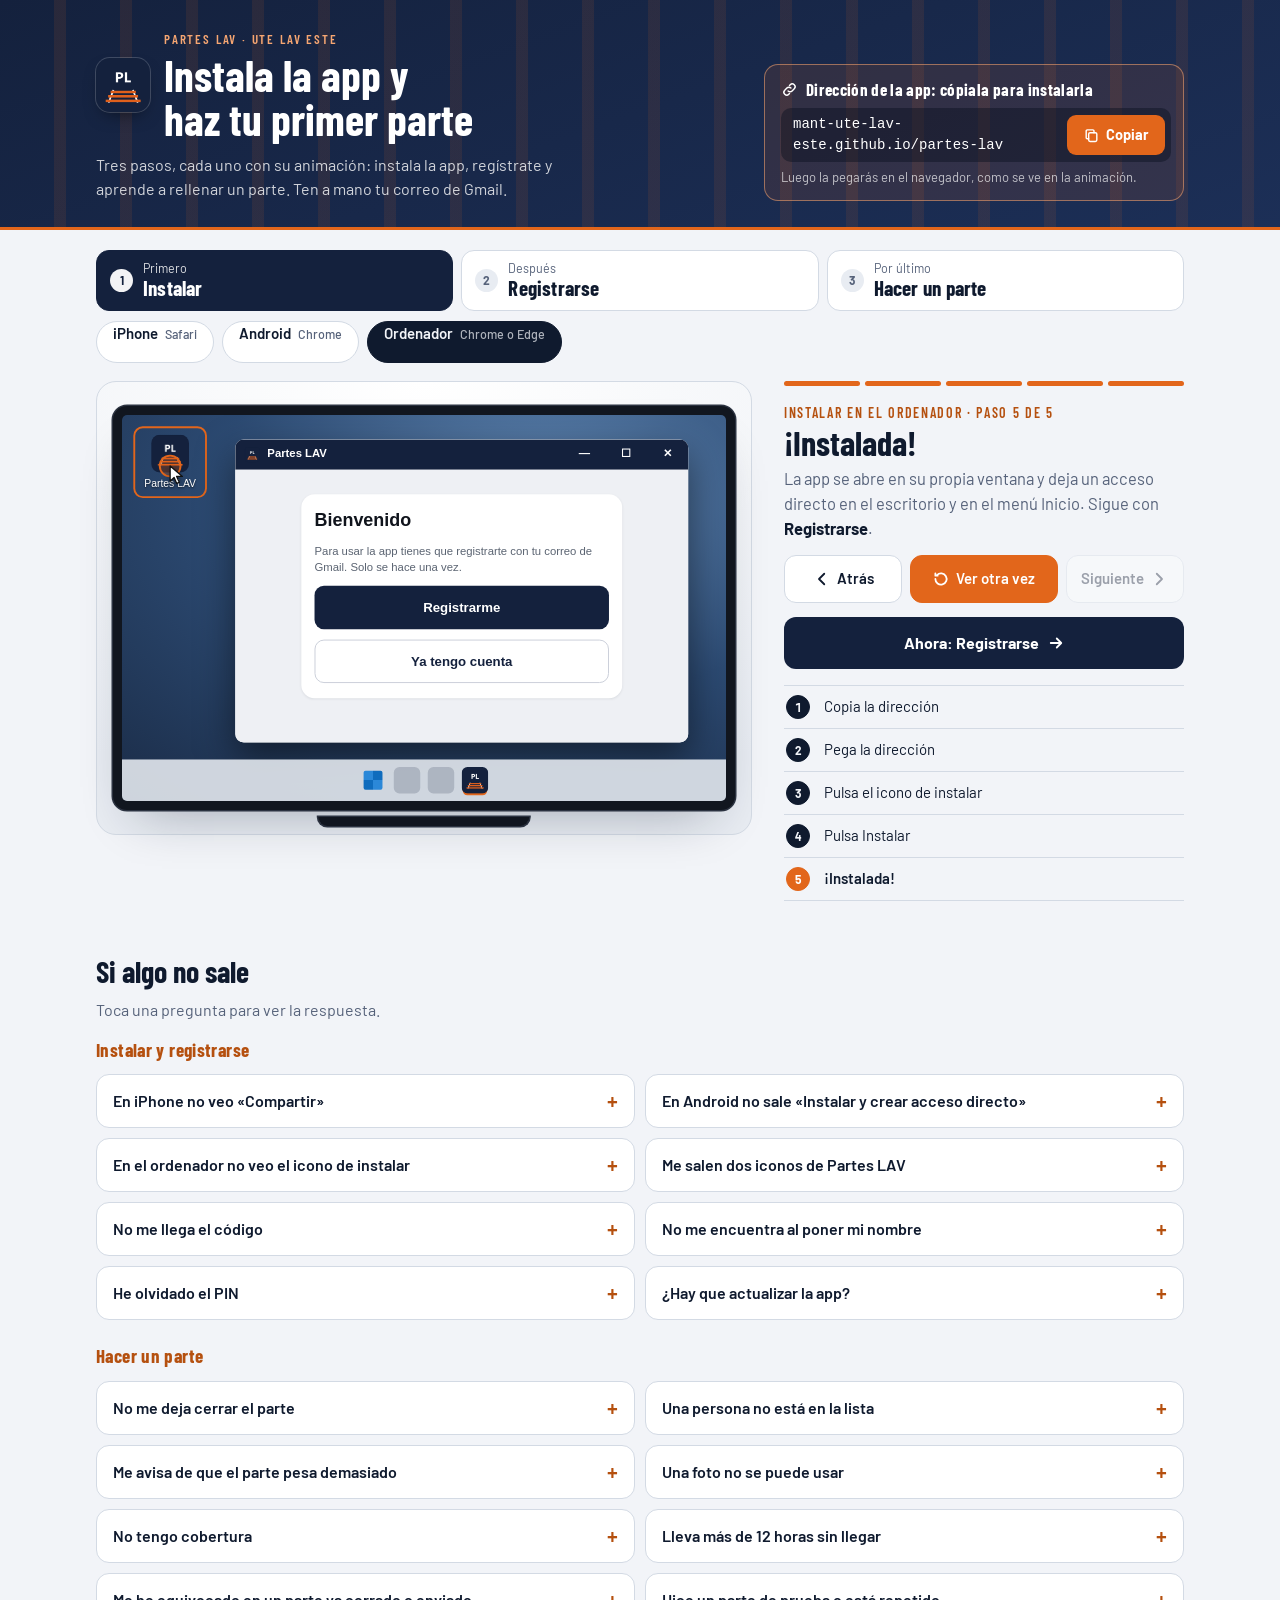
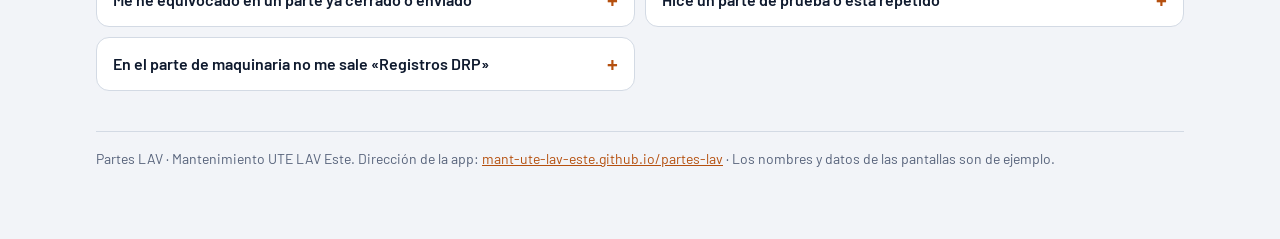
<file: guia/instalar.html>
<!doctype html>
<html lang="es">
<head>
<meta charset="utf-8">
<meta name="viewport" content="width=device-width, initial-scale=1, viewport-fit=cover">
<meta name="theme-color" content="#14213d">
<link rel="icon" href="../icons/icon-192.png">
<style>:root{color-scheme:light;padding-top:env(safe-area-inset-top,0px);padding-bottom:env(safe-area-inset-bottom,0px)}body{margin:0}img{max-width:100%}[hidden]{display:none!important}</style>
<title>Guía de Partes LAV</title>
<meta name="claude:viewport-fit-sides" content="cover">
<link rel="stylesheet" href="https://fonts.googleapis.com/css2?family=Barlow+Condensed:wght@600;700&family=Barlow:wght@400;500;600;700&display=swap">
<style>
/* Layout: banda azul marino con traviesas (como el icono), selector de dispositivo en cuadrícula y reproductor
   (aparato animado + explicación); en móvil el aparato y la explicación caben juntos en una pantalla */
:root{
  --bg:#F2F4F8; --surface:#FFFFFF; --sunken:#E8ECF2; --fg:#0F1A2E; --muted:#56627A; --line:#D3DAE4;
  --brand:#14213D; --accent:#E2661B; --accent-ink:#FFFFFF; --accent-text:#B5500F; --rail:#E2661B;
  --sel-bg:#14213D; --sel-fg:#FFFFFF; --shadow:rgba(15,26,46,.32);
  --frame:#11161F; --frame-edge:#2B3240;
  --f-display:"Barlow Condensed","Arial Narrow",sans-serif;
  --f-body:"Barlow",system-ui,-apple-system,"Segoe UI",sans-serif;
  --f-mono:ui-monospace,"Cascadia Mono",Consolas,monospace;
  --dur:5200ms;
}
@media (prefers-color-scheme: dark){:root:not([data-theme="light"]){
  --bg:#0A1020; --surface:#121A2E; --sunken:#0D1426; --fg:#E8ECF4; --muted:#9AA6BD; --line:#26324C;
  --accent:#FF8A3D; --accent-ink:#1B0B02; --accent-text:#FF9F5E; --rail:#E2661B;
  --sel-bg:#E8ECF4; --sel-fg:#0F1A2E; --shadow:rgba(0,0,0,.7); --frame:#05070B; --frame-edge:#3A4356; color-scheme:dark }}
:root[data-theme="dark"]{
  --bg:#0A1020; --surface:#121A2E; --sunken:#0D1426; --fg:#E8ECF4; --muted:#9AA6BD; --line:#26324C;
  --accent:#FF8A3D; --accent-ink:#1B0B02; --accent-text:#FF9F5E; --rail:#E2661B;
  --sel-bg:#E8ECF4; --sel-fg:#0F1A2E; --shadow:rgba(0,0,0,.7); --frame:#05070B; --frame-edge:#3A4356; color-scheme:dark }

*{box-sizing:border-box}
body{background:var(--bg);color:var(--fg);font-family:var(--f-body);font-size:16px;line-height:1.5;-webkit-text-size-adjust:100%}
.wrap{max-width:1120px;margin:0 auto;padding-left:max(16px,env(safe-area-inset-left,0px));padding-right:max(16px,env(safe-area-inset-right,0px))}
button{font:inherit;color:inherit;cursor:pointer}
:focus-visible{outline:2.5px solid var(--accent);outline-offset:2px}
code{font-family:var(--f-mono);font-size:.88em;overflow-wrap:anywhere}

/* ---------- Cabecera ---------- */
.hero{color:#fff;border-bottom:3px solid var(--rail);
  background:repeating-linear-gradient(90deg,transparent 0 54px,rgba(226,102,27,.10) 54px 66px),linear-gradient(160deg,#14213D 0%,#1C2F57 100%)}
.hero-in{display:grid;grid-template-columns:minmax(0,1fr) minmax(0,420px);gap:12px 40px;align-items:end;padding-block:30px 26px}
.brand{display:flex;align-items:center;gap:14px}
.brand .pl{flex:none;width:54px;height:54px;border-radius:14px;box-shadow:0 0 0 1px rgba(255,255,255,.18),0 8px 18px -8px rgba(0,0,0,.6)}
.eyebrow{margin:0 0 3px;font-family:var(--f-display);font-weight:600;font-size:13px;letter-spacing:.14em;text-transform:uppercase;color:#F6A672}
h1{margin:0;font-family:var(--f-display);font-weight:700;font-size:clamp(28px,4.4vw,44px);line-height:1;text-wrap:balance}
.lede{grid-column:1;margin:0;max-width:56ch;color:rgba(255,255,255,.8);font-size:16px}
.urlbox{grid-column:2;grid-row:1/span 2;display:flex;flex-direction:column;gap:6px;padding:12px 12px 12px 16px;border:1px solid rgba(255,255,255,.18);border-radius:14px;background:rgba(255,255,255,.07);min-width:0}
.urlbox{border-color:rgba(246,166,114,.55);background:rgba(226,102,27,.12)}
.urlbox .lbl{display:flex;align-items:center;gap:8px;font-family:var(--f-display);font-size:17px;font-weight:700;letter-spacing:.02em;color:#fff}
.lbl-n{display:grid;place-items:center;flex:none;width:22px;height:22px;border-radius:50%;background:#E2661B;color:#fff;font-family:var(--f-body);font-size:12px}
.url-row{display:flex;align-items:center;gap:10px;min-width:0;padding:6px 6px 6px 12px;border-radius:10px;background:rgba(10,16,32,.45)}
.url-row code{flex:1;min-width:0;font-size:14px;color:#fff}
.copy{flex:none;display:flex;align-items:center;gap:6px;min-height:40px;padding:0 16px;border:0;border-radius:9px;background:#E2661B;color:#fff;font-weight:700;font-size:14.5px}
.copy svg{width:17px;height:17px}
.copy:hover{background:#C9560F}
.copy.ok{background:#1E8E3E}
.urlbox .hint{font-size:13px;color:rgba(255,255,255,.7)}
.paste{position:absolute;z-index:5;padding:9px 16px;border-radius:10px;background:#2C2C2E;color:#fff;font-size:14px;box-shadow:0 6px 16px rgba(0,0,0,.3);animation:pop .3s ease .5s backwards}
.paste::after{content:"";position:absolute;left:28px;width:12px;height:12px;background:inherit;transform:rotate(45deg)}
.saf-type{position:relative}
.saf-type .paste{left:14px;bottom:52px}
.saf-type .paste::after{bottom:-5px}
.cr-bar{position:relative}
.cr-bar .paste{left:52px;top:50px;background:#F1EAE6;color:#1E1A19}
.cr-bar .paste::after{top:-5px}
.pc-url .paste{left:10px;top:40px;padding:7px 14px;border-radius:8px;background:#fff;color:#1F1F1F;font-size:12.5px;box-shadow:0 4px 14px rgba(0,0,0,.25)}
.pc-url .paste::after{top:-5px;box-shadow:-1px -1px 0 rgba(0,0,0,.06)}
.paste small{font-size:.85em;opacity:.6}

/* Esta misma guía, dibujada dentro del aparato */
.gp{position:relative;height:100%;overflow:hidden;background:#F2F4F8;color:#0F1A2E}
.gp-hero{padding:16px 14px 14px;border-bottom:2.5px solid #E2661B;color:#fff;background:repeating-linear-gradient(90deg,transparent 0 30px,rgba(226,102,27,.12) 30px 37px),linear-gradient(160deg,#14213D,#1C2F57)}
.gp-brand{display:flex;align-items:center;gap:10px}
.gp-brand .pl{flex:none;width:36px;height:36px;border-radius:9px}
.gp-brand small{display:block;font-size:8px;font-weight:700;letter-spacing:.12em;color:#F6A672}
.gp-brand b{display:block;font-family:var(--f-display);font-size:19px;line-height:1.02}
.gp-box{margin-top:12px;padding:9px;border:1px solid rgba(246,166,114,.55);border-radius:10px;background:rgba(226,102,27,.14)}
.gp-l{display:flex;align-items:center;gap:6px;margin-bottom:7px;font-family:var(--f-display);font-size:14px;font-weight:700}
.gp-l em{display:grid;place-items:center;width:17px;height:17px;border-radius:50%;background:#E2661B;font-family:var(--f-body);font-size:9.5px;font-style:normal}
.gp-row{display:flex;align-items:center;gap:8px;padding:5px 5px 5px 9px;border-radius:8px;background:rgba(10,16,32,.45)}
.gp-row code{flex:1;min-width:0;font-family:ui-monospace,Consolas,monospace;font-size:10px;line-height:1.3;color:#fff;overflow-wrap:anywhere}
.gp-copy{flex:none;padding:8px 11px;border-radius:7px;background:#E2661B;color:#fff;font-size:11.5px;font-weight:700;transition:background .25s}
.gp-copy.ok{background:#1E8E3E}
.gp-tabs{display:grid;grid-template-columns:1fr 1fr;gap:6px;padding:12px}
.gp-tabs span{padding:7px 9px;border:1px solid #D3DAE4;border-radius:9px;background:#fff;font-size:9.5px;color:#56627A}
.gp-tabs b{display:block;font-family:var(--f-display);font-size:14px;color:#0F1A2E}
.gp-dev{height:200px;margin:0 12px;border:1px solid #D3DAE4;border-radius:12px;background:radial-gradient(120% 90% at 50% 0%,#fff,#E8ECF2)}
.pcw .gp-hero{display:grid;grid-template-columns:1fr 290px;gap:24px;align-items:center;padding:18px 34px}
.pcw .gp-box{margin:0}
.pcw .gp-tabs{grid-template-columns:repeat(4,1fr);padding:12px 34px}
.pcw .gp-dev{height:140px;margin:0 34px}
.ctoast{position:absolute;z-index:4;left:50%;bottom:44px;padding:9px 16px;border-radius:999px;background:#3A3431;color:#EDE6E2;font-size:12px;white-space:nowrap;transform:translateX(-50%);opacity:0;transition:opacity .3s}
.ctoast.show{opacity:1}

/* ---------- Pestañas ---------- */
main.wrap{padding-block:20px 56px}
.tabs{display:grid;grid-template-columns:repeat(4,minmax(0,1fr));gap:8px;margin-bottom:18px}
.tab{position:relative;display:flex;flex-direction:column;align-items:flex-start;padding:10px 12px 11px 46px;border:1.5px solid var(--line);border-radius:13px;background:var(--surface);text-align:left;transition:border-color .15s,background .15s}
.tab .n{position:absolute;left:13px;top:50%;display:grid;place-items:center;width:23px;height:23px;margin-top:-11.5px;border-radius:50%;background:var(--sunken);color:var(--muted);font-size:12px;font-weight:700}
.tab small{font-size:12.5px;line-height:1.2;color:var(--muted)}
.tab b{font-family:var(--f-display);font-size:21px;line-height:1.1;letter-spacing:.01em}
.tab:hover{border-color:var(--accent)}
.tab[aria-selected="true"]{border-color:var(--sel-bg);background:var(--sel-bg);color:var(--sel-fg)}
.tab[aria-selected="true"] small{color:inherit;opacity:.7}
.tab[aria-selected="true"] .n{background:var(--accent);color:#fff}

/* ---------- Reproductor ---------- */
.player{display:grid;grid-template-columns:minmax(0,1fr) minmax(0,400px);gap:32px;align-items:start;scroll-margin-top:10px}
.stage{display:flex;justify-content:center;align-items:center;padding:24px 16px;border:1px solid var(--line);border-radius:20px;background:radial-gradient(120% 90% at 50% 0%,var(--surface),var(--sunken))}
.device{position:relative;flex:none;background:var(--frame);box-shadow:0 0 0 1.5px var(--frame-edge),0 26px 50px -24px var(--shadow)}
.device.phone{height:clamp(420px,calc(100vh - 345px),620px);aspect-ratio:9/19.3;max-width:100%;padding:10px;border-radius:48px}
.device.pc{width:100%;max-width:680px;aspect-ratio:16/10.4;padding:9px;border-radius:14px}
.device.pc::after{content:"";position:absolute;left:50%;bottom:-16px;width:34%;height:9px;transform:translateX(-50%);border-radius:0 0 10px 10px;background:var(--frame);box-shadow:0 0 0 1.5px var(--frame-edge)}
.scr{position:relative;width:100%;height:100%;overflow:hidden;background:#000;color:#111;font-family:-apple-system,BlinkMacSystemFont,"Segoe UI",Roboto,sans-serif;line-height:1.3;-webkit-font-smoothing:antialiased}
.phone .scr{border-radius:38px}
.pc .scr{border-radius:5px}
#zoom{position:absolute;left:0;top:0;transform-origin:0 0}
#zoom[data-os="ios"]::after{content:"";position:absolute;z-index:40;top:11px;left:50%;width:92px;height:27px;margin-left:-46px;border-radius:999px;background:#000}
#zoom[data-os="and"]::after{content:"";position:absolute;z-index:40;top:11px;left:50%;width:12px;height:12px;margin-left:-6px;border-radius:50%;background:#000}
#screen{position:absolute;inset:0;font-size:12px}
#screen>*{position:absolute;inset:0;animation:fadein .35s ease}

.side{display:flex;flex-direction:column;gap:14px;min-width:0}
.prog{display:flex;gap:5px}
.prog span{flex:1;height:5px;overflow:hidden;border-radius:3px;background:var(--line)}
.prog span.done{background:var(--accent)}
.prog i{display:block;width:0;height:100%;background:var(--accent)}
.prog .on i{animation:fill var(--dur) linear forwards}
.paused .prog .on i{animation-play-state:paused}
.count{font-family:var(--f-display);font-weight:600;font-size:14px;letter-spacing:.12em;text-transform:uppercase;color:var(--accent-text)}
.now h2{margin:2px 0 6px;font-family:var(--f-display);font-weight:700;font-size:34px;line-height:1.02;text-wrap:balance}
.now p{min-height:4.6em;margin:0;color:var(--muted);font-size:16.5px}
.now p b{color:var(--fg)}
.now code{padding:1px 5px;border-radius:5px;background:var(--sunken);color:var(--fg)}
.ctrl{display:grid;grid-template-columns:1fr 1.25fr 1fr;gap:8px}
.cbtn{display:flex;align-items:center;justify-content:center;gap:6px;min-height:48px;padding:0 10px;border:1.5px solid var(--line);border-radius:12px;background:var(--surface);font-weight:600;font-size:15px;white-space:nowrap}
.cbtn svg{flex:none;width:18px;height:18px}
.cbtn:hover:not(:disabled){border-color:var(--accent)}
.cbtn.primary{border-color:var(--accent);background:var(--accent);color:var(--accent-ink)}
.cbtn:disabled{opacity:.38;cursor:default}
.nextguide{display:flex;align-items:center;justify-content:center;gap:8px;min-height:52px;border:0;border-radius:12px;background:var(--sel-bg);color:var(--sel-fg);font-weight:700;font-size:16px;animation:fadein .4s ease}
.nextguide svg{width:18px;height:18px}
.steps{margin:2px 0 0;padding:0;list-style:none;border-top:1px solid var(--line)}
.steps button{display:grid;grid-template-columns:26px minmax(0,1fr);align-items:center;gap:12px;width:100%;padding:9px 2px;border:0;border-bottom:1px solid var(--line);background:none;color:var(--muted);text-align:left;font-size:15px}
.steps button:hover{color:var(--fg)}
.steps .n{display:grid;place-items:center;width:24px;height:24px;border:1.5px solid var(--line);border-radius:50%;font-size:12px;font-weight:700;font-variant-numeric:tabular-nums}
.steps .done button{color:var(--fg)}
.steps .done .n{border-color:var(--fg);background:var(--fg);color:var(--bg)}
.steps .on button{color:var(--fg);font-weight:600}
.steps .on .n{border-color:var(--accent);background:var(--accent);color:var(--accent-ink)}

/* ---------- Ayuda ---------- */
.help{margin-top:48px}
.help h2{margin:0 0 4px;font-family:var(--f-display);font-weight:700;font-size:30px}
.help>p{margin:0 0 14px;color:var(--muted)}
.faq{display:grid;grid-template-columns:repeat(2,minmax(0,1fr));gap:10px;align-items:start}
.faq details{border:1px solid var(--line);border-radius:13px;background:var(--surface)}
.faq summary{display:flex;justify-content:space-between;gap:12px;padding:14px 16px;font-weight:600;cursor:pointer;list-style:none}
.faq summary::-webkit-details-marker{display:none}
.faq summary::after{content:"+";flex:none;font-size:22px;font-weight:600;line-height:1;color:var(--accent-text)}
.faq details[open] summary::after{content:"–"}
.faq p{margin:0;padding:0 16px 15px;color:var(--muted);font-size:15.5px}
.foot{margin-top:40px;padding-top:16px;border-top:1px solid var(--line);color:var(--muted);font-size:14px}
.foot a{color:var(--accent-text)}

@media (max-width:860px){
  .hero-in{grid-template-columns:minmax(0,1fr);gap:12px;padding-block:18px 16px}
  .brand{gap:12px}
  .brand .pl{width:44px;height:44px;border-radius:11px}
  .eyebrow{font-size:12px}
  .lede{font-size:15px}
  .urlbox{grid-column:1;grid-row:auto;gap:8px;padding:12px;border-radius:14px}
  .urlbox .lbl{font-size:16px}
  .url-row code{font-size:13px}
  .urlbox .hint{font-size:12.5px}
  main.wrap{padding-block:14px 48px}
  .tabs{grid-template-columns:repeat(2,minmax(0,1fr));margin-bottom:14px}
  .tab{padding:8px 10px 9px 42px}
  .tab .n{left:11px}
  .tab b{font-size:19px}
  .player{grid-template-columns:minmax(0,1fr);gap:14px}
  .stage{padding:16px 10px;border-radius:18px}
  .device.phone{height:clamp(360px,54vh,560px);padding:8px;border-radius:40px}
  .phone .scr{border-radius:32px}
  .now h2{font-size:27px}
  .now p{min-height:4.5em;font-size:15.5px}
  .steps{display:none}
  .ctrl{grid-template-columns:auto minmax(0,1fr) auto}
  .cbtn{padding:0 13px;font-size:14.5px}
  .faq{grid-template-columns:minmax(0,1fr)}
}

@keyframes fadein{from{opacity:0}to{opacity:1}}
@keyframes up{from{transform:translateY(100%)}to{transform:none}}
@keyframes drop{from{transform:translateY(-6px);opacity:0}to{transform:none;opacity:1}}
@keyframes pop{from{transform:scale(.88);opacity:0}to{transform:none;opacity:1}}
@keyframes blink{50%{opacity:0}}
@keyframes fill{to{width:100%}}
@keyframes ring{0%,30%{transform:scale(.4);opacity:0}45%{opacity:.95}100%{transform:scale(1.6);opacity:0}}
@keyframes press{0%,28%,62%,100%{transform:translate(0,0) scale(1)}42%,50%{transform:translate(0,3px) scale(.94)}}

/* ---------- Dedo / puntero ---------- */
.tap{position:absolute;z-index:50;width:0;height:0;pointer-events:none;transition:left .55s cubic-bezier(.3,.7,.3,1),top .55s cubic-bezier(.3,.7,.3,1)}
.tap .ring{position:absolute;left:-17px;top:-17px;width:34px;height:34px;border-radius:50%;border:2.5px solid #E2661B;background:rgba(226,102,27,.28);animation:ring 1.7s ease-out infinite}
.tap .hand{position:absolute;left:-13.5px;top:-1px;width:36px;height:46px;transform-origin:13.5px 1px;filter:drop-shadow(0 3px 4px rgba(0,0,0,.35));animation:press 1.7s ease-in-out infinite}
.tap.cursor .ring{left:-12px;top:-12px;width:24px;height:24px}
.tap.cursor .hand{left:-3px;top:-2px;width:18px;height:22px;transform-origin:3px 2px}
.hit{outline:2.5px solid #E2661B;outline-offset:2px}

/* ---------- Pantallas simuladas (medidas de diseño: móvil 300 px, ordenador 640 px de ancho) ---------- */
.sb{position:relative;z-index:2;display:flex;justify-content:space-between;align-items:center;height:46px;padding:14px 24px 0 32px;font-size:14px;font-weight:600;color:#111}
.sb.light{color:#fff}
.sb.and{height:34px;padding:9px 18px 0 22px;font-size:12.5px;font-weight:500}
.sb.dk{background:#1E1A19;color:#EDE6E2}
.sb.navy{background:#14213D;color:#fff}
.sb-r{display:flex;align-items:center;gap:5px;font-size:11px;font-weight:700}
.sig{display:inline-flex;align-items:flex-end;gap:1.5px;height:10px}
.sig i{width:3px;border-radius:1px;background:currentColor}
.bat{position:relative;width:23px;height:11px;border:1.5px solid currentColor;border-radius:3.5px;opacity:.95}
.bat::after{content:"";position:absolute;inset:1.5px 5px 1.5px 1.5px;border-radius:1.5px;background:currentColor}
.hb{position:absolute;z-index:30;left:50%;bottom:7px;width:118px;height:4.5px;margin-left:-59px;border-radius:3px;background:rgba(0,0,0,.85)}
.hb.l{background:rgba(255,255,255,.9)}
.grow{flex:1}
.caret{display:inline-block;width:2px;height:15px;margin-left:1px;vertical-align:-3px;background:#0A7AFF;animation:blink 1s steps(1) infinite}
.caret.w{background:#EDE6E2}
.caret.g{background:#1A73E8}

.home{display:flex;flex-direction:column;color:#fff}
.ios-home{background:linear-gradient(165deg,#173254 0%,#2F5D8C 48%,#8FB5D6 100%)}
.and-home{background:linear-gradient(172deg,#2A2340 0%,#58466B 52%,#C99A7A 100%)}
.apps{display:grid;grid-template-columns:repeat(4,1fr);gap:18px 0;padding:22px 16px 0}
.ic{display:flex;flex-direction:column;align-items:center;gap:5px;border-radius:14px;font-size:10.5px}
.ic i{position:relative;display:grid;place-items:center;width:56px;height:56px;border-radius:14px;font-style:normal}
.ic i svg{width:32px;height:32px}
.ic span{white-space:nowrap;text-shadow:0 1px 2px rgba(0,0,0,.4)}
.and-home .ic i{border-radius:50%}
.and-home .ic i svg{width:28px;height:28px}
.ic.new i{animation:pop .7s cubic-bezier(.3,1.5,.5,1) .25s backwards}
.spot{display:flex;align-items:center;gap:5px;align-self:center;margin:auto 0 12px;padding:6px 13px;border-radius:999px;background:rgba(255,255,255,.24);font-size:11.5px;font-weight:600}
.spot svg{width:12px;height:12px}
.dock{display:grid;grid-template-columns:repeat(4,1fr);justify-items:center;margin:0 12px 22px;padding:12px 4px;border-radius:32px;background:rgba(255,255,255,.22)}
.and-home .dock{margin:0 8px 8px;padding:6px 0;background:transparent}
.clock{padding:16px 22px 6px;font-size:58px;font-weight:300;line-height:1;letter-spacing:-.02em}
.clock small{display:block;margin-top:8px;font-size:12.5px;font-weight:500;letter-spacing:0}
.gsearch{display:flex;align-items:center;gap:10px;margin:0 14px 26px;padding:12px 16px;border-radius:999px;background:rgba(255,255,255,.92);color:#444;font-size:13px}
.gsearch span{flex:1}
.gsearch svg{width:18px;height:18px}
.pl{display:block;font-style:normal;background:#14213D url("[data-uri]") center/cover no-repeat}
.safari{background:#fff!important}
.safari::before{content:"";position:absolute;inset:6px;border-radius:50%;background:radial-gradient(circle,#62C8FF 0%,#1A7CF5 100%)}
.safari::after{content:"";position:absolute;left:50%;top:50%;width:6px;height:34px;margin:-17px 0 0 -3px;border-radius:3px;background:linear-gradient(#FF3B30 50%,#fff 50%);transform:rotate(45deg)}
.chrome{background:#fff!important}
.chrome::before{content:"";position:absolute;inset:4px;border-radius:50%;background:conic-gradient(from -30deg,#EA4335 0 120deg,#FBBC04 0 240deg,#34A853 0)}
.chrome::after{content:"";position:absolute;left:50%;top:50%;width:21px;height:21px;margin:-10.5px 0 0 -10.5px;border-radius:50%;background:#4285F4;box-shadow:0 0 0 4px #fff}

/* Pantallas de la app */
.ap{display:flex;flex-direction:column;background:#EEF0F4;color:#10141C}
.ap-h{display:flex;align-items:center;gap:8px;min-height:50px;padding:0 14px;background:#14213D;color:#fff;font-weight:700;font-size:16px}
.ap-h .bk{margin-right:2px;font-size:24px;font-weight:400;line-height:1}
.ap-h .sub{display:block;font-size:11.5px;font-weight:500;opacity:.78}
.ap-h .mdots{margin-left:auto;font-size:20px}
.ap-c{flex:1;position:relative;display:flex;flex-direction:column;gap:12px;padding:14px 12px}
.card{display:flex;flex-direction:column;gap:11px;padding:16px 14px;border-radius:14px;background:#fff;box-shadow:0 1px 3px rgba(16,20,28,.09)}
.card h3{margin:0;font-size:19px;font-weight:700}
.card p{margin:0;font-size:12px;line-height:1.42;color:#5B6472}
.fld{display:flex;flex-direction:column;gap:4px;font-size:11.5px;color:#5B6472}
.fld b{display:flex;align-items:center;min-height:40px;padding:0 11px;border:1.5px solid #C9CED8;border-radius:9px;background:#fff;color:#10141C;font-size:14px;font-weight:400}
.fld.focus b{border-color:#1F5FD1;box-shadow:0 0 0 3px rgba(31,95,209,.18)}
.fld b.pin{justify-content:center;letter-spacing:.45em;font-size:16px}
.abtn{display:grid;place-items:center;min-height:46px;border-radius:10px;background:#14213D;color:#fff;font-weight:600;font-size:14px}
.abtn.sec{border:1.5px solid #C9CED8;background:#fff;color:#14213D}
.alnk{text-align:center;font-size:12px;color:#1F5FD1}
.aviso{padding:11px 12px;border-radius:10px;background:#FFF4D6;color:#6B4500;font-size:11.5px;line-height:1.4}
.tipos{display:grid;gap:8px}
.tipo{display:flex;flex-direction:column;padding:11px 14px;border-radius:12px;color:#fff}
.tipo b{font-size:18px;letter-spacing:.03em}
.tipo span{font-size:11px;opacity:.9}
.vacio{margin:4px 6px;text-align:center;font-size:11.5px;color:#5B6472}
.ap.wide .ap-c{align-items:center;padding-top:26px}
.ap.wide .card{width:340px}

/* Safari */
.saf{display:flex;flex-direction:column;background:#fff}
.saf-page{flex:1;position:relative;overflow:hidden}
.dimmed::after{content:"";position:absolute;inset:0;background:rgba(0,0,0,.38)}
.saf-bar{padding:8px 10px 26px;border-top:1px solid #E3E3E6;background:#F7F7F8}
.saf-url{display:grid;grid-template-columns:auto 1fr auto;align-items:center;gap:6px;height:40px;padding:0 12px;border-radius:12px;background:#E6E6EA;font-size:14.5px}
.saf-url .aa{font-weight:600;font-size:13px}
.saf-url .host{display:flex;align-items:center;justify-content:center;gap:4px}
.saf-url svg{width:15px;height:15px}
.saf-tools{display:flex;justify-content:space-around;padding:10px 4px 0;color:#0A7AFF}
.saf-tools span{display:grid;place-items:center;width:40px;height:34px;border-radius:9px}
.saf-tools svg{width:24px;height:24px}
.saf-tools .off{opacity:.3}
.fav{padding:16px 16px 0;background:#F2F2F7}
.fav h5{margin:0 0 12px;font-size:17px;font-weight:700}
.favs{display:grid;grid-template-columns:repeat(4,1fr);gap:12px 10px;margin-bottom:20px;text-align:center;font-size:10px;color:#666}
.favs b{display:grid;place-items:center;height:56px;margin-bottom:5px;border-radius:12px;background:#fff;color:#8E8E93;font-size:20px;font-weight:600;box-shadow:0 1px 2px rgba(0,0,0,.06)}
.saf-type{display:flex;align-items:center;gap:10px;padding:8px 10px;background:#F7F7F8;border-top:1px solid #E3E3E6}
.saf-field{flex:1;min-width:0;display:flex;align-items:center;gap:6px;height:40px;padding:0 10px;border-radius:12px;background:#fff;box-shadow:0 0 0 1px #D9D9DE;font-size:14px;white-space:nowrap;overflow:hidden}
.saf-field svg{flex:none;width:15px;height:15px;color:#8E8E93}
.saf-field .clr{margin-left:auto}
.clr{flex:none;display:grid;place-items:center;width:17px;height:17px;border-radius:50%;background:#B8B8BE;color:#fff;font-size:9px}
.cancel{color:#0A7AFF;font-size:14px}
.sheet{position:absolute;left:0;right:0;top:56px;bottom:0;display:flex;flex-direction:column;gap:12px;padding:16px 12px 30px;border-radius:16px 16px 0 0;background:#F2F2F7;animation:up .45s cubic-bezier(.2,.8,.2,1)}
.sh-head{display:flex;align-items:flex-start;gap:10px;padding:0 2px 12px;border-bottom:1px solid #DCDCE0}
.sh-head .pl{flex:none;width:44px;height:44px;border-radius:10px}
.sh-t{flex:1;min-width:0}
.sh-t b{display:block;font-size:14px}
.sh-t small{display:block;font-size:11.5px;color:#8A8A90}
.sh-opt{display:inline-block;margin-top:6px;padding:3px 10px;border-radius:999px;background:#E3E3E8;font-size:11px}
.sh-x{display:grid;place-items:center;width:26px;height:26px;border-radius:50%;background:#E3E3E8;color:#6B6B70;font-size:11px}
.sh-apps{display:flex;justify-content:space-between;padding:0 4px;text-align:center;font-size:10px;color:#333}
.sh-apps i{display:grid;place-items:center;width:52px;height:52px;margin:0 auto 5px;border-radius:13px}
.sh-apps i svg{width:30px;height:30px}
.sh-group{overflow:hidden;border-radius:12px;background:#fff}
.sh-row{display:flex;justify-content:space-between;align-items:center;min-height:42px;padding:0 14px;font-size:14px}
.sh-row+.sh-row{border-top:1px solid #E5E5EA}
.sh-row svg{width:21px;height:21px;color:#222}
.sh-row.hit{border-radius:10px}
.add{display:flex;flex-direction:column;background:#F2F2F7}
.add-top{display:flex;justify-content:space-between;align-items:center;gap:6px;padding:8px 14px 16px;font-size:14px}
.add-top b{font-weight:600}
.ios-link{padding:4px 6px;border-radius:8px;color:#0A7AFF}
.add-card{display:flex;align-items:center;gap:12px;margin:0 12px;padding:12px;border-radius:12px;background:#fff}
.add-card .pl{flex:none;width:58px;height:58px;border-radius:13px}
.add-f{flex:1;min-width:0}
.add-name{display:flex;align-items:center;gap:2px;margin-bottom:7px;padding-bottom:7px;border-bottom:1px solid #E5E5EA;font-size:15px}
.add-name .clr{margin-left:auto}
.add-f small{display:block;font-size:11.5px;color:#8A8A90;white-space:nowrap;overflow:hidden;text-overflow:ellipsis}
.add-note{margin:10px 22px 0;font-size:11.5px;line-height:1.4;color:#6D6D72}

/* Teclados */
.kb{flex:none;display:flex;flex-direction:column;gap:9px;padding:8px 3px 30px;background:#D1D4DA}
.kr{display:flex;justify-content:center;gap:4px}
.kb span{flex:0 1 26px;display:grid;place-items:center;height:40px;border-radius:6px;background:#fff;box-shadow:0 1px 0 #8C8F94;color:#111;font-size:17px}
.kb .w{flex:0 1 38px;background:#ADB2BB;font-size:13px}
.kb .sp{flex:1 1 auto;font-size:13px}
.kb .go{flex:0 1 70px;background:#0A7AFF;color:#fff;font-size:14px;font-weight:600}
.kb.gb{background:#2A2422}
.kb.gb span{border-radius:9px;background:#47403D;box-shadow:none;color:#EDE6E2}
.kb.gb .w{background:#5B514D}
.kb.gb .go{border-radius:999px;background:#F2B8A0;color:#3A1E12}
.kb.gb .go svg{width:20px;height:20px}

/* Chrome en Android (modo oscuro, como en el móvil de la obra) */
.cr{display:flex;flex-direction:column;background:#1E1A19;color:#EDE6E2}
.cr-bar{display:flex;align-items:center;gap:12px;padding:6px 12px 10px}
.cr-ic{display:grid;place-items:center;width:26px;height:30px;border-radius:8px}
.cr-ic svg{width:22px;height:22px}
.cr-url{flex:1;min-width:0;display:flex;align-items:center;gap:7px;height:40px;padding:0 14px;border-radius:999px;background:#38312E;font-size:13.5px;white-space:nowrap;overflow:hidden}
.cr-url .u{overflow:hidden;text-overflow:ellipsis}
.cr-url svg{flex:none;width:16px;height:16px}
.cr-url.focus{background:#2E2826;box-shadow:inset 0 0 0 2px #F2B8A0}
.cr-tabs{display:grid;place-items:center;flex:none;width:21px;height:21px;border:2px solid currentColor;border-radius:5px;font-size:11px;font-weight:700}
.cr-page{flex:1;position:relative;overflow:hidden;background:#EEF0F4}
.cr-sugg{flex:1;padding:4px 0;background:#1E1A19}
.sg{display:flex;align-items:center;gap:14px;padding:11px 18px;font-size:13.5px}
.sg svg{flex:none;width:20px;height:20px;color:#BDB3AE}
.sg small{display:block;font-size:11.5px;color:#BDB3AE}
.menu{position:absolute;z-index:3;top:4px;right:6px;width:84%;padding:4px 0 8px;border-radius:18px;background:#3A3431;color:#EDE6E2;box-shadow:0 8px 28px rgba(0,0,0,.45);font-size:13.5px;animation:drop .25s ease}
.m-top{display:flex;justify-content:space-around;padding:8px 6px 8px;border-bottom:1px solid #4E4643}
.m-top svg{width:20px;height:20px;color:#D9CFCA}
.mi{display:flex;align-items:center;gap:16px;padding:8px 18px;border-radius:8px}
.mi svg{flex:none;width:19px;height:19px;color:#D9CFCA}
.m-sep{height:1px;margin:4px 16px;background:#4E4643}
.dim{position:absolute;inset:0;z-index:2;background:rgba(0,0,0,.55);animation:fadein .3s}
.asheet{position:absolute;z-index:3;left:0;right:0;bottom:0;display:flex;flex-direction:column;gap:16px;padding:22px 14px 34px;border-radius:22px 22px 0 0;background:#2B2523;color:#EDE6E2;animation:up .45s cubic-bezier(.2,.8,.2,1)}
.asheet h4{margin:0;text-align:center;font-size:17px;font-weight:400}
.aopts{overflow:hidden;border-radius:18px;background:#3A3431}
.aopt{display:flex;align-items:center;gap:12px;padding:12px 14px;font-size:14px}
.aopt+.aopt{border-top:1px solid #4E4643}
.aopt>div{flex:1;min-width:0}
.aopt small{display:block;margin-top:2px;font-size:11.5px;color:#BDB3AE}
.aopt .chev{font-size:20px;color:#BDB3AE}
.bi{position:relative;flex:none;width:40px;height:40px}
.bi .pl{width:40px;height:40px;border-radius:6px}
.bi em{position:absolute;right:-5px;bottom:-5px;display:grid;place-items:center;width:18px;height:18px;border-radius:50%;background:#fff;box-shadow:0 0 0 2px #3A3431;font-style:normal;color:#222}
.bi em svg{width:12px;height:12px}
.bi em.chr{background:conic-gradient(from -30deg,#EA4335 0 120deg,#FBBC04 0 240deg,#34A853 0)}
.bi em.chr::after{content:"";width:7px;height:7px;border-radius:50%;background:#4285F4;box-shadow:0 0 0 1.5px #fff}

/* Ordenador (Windows) */
.pcw{display:flex;flex-direction:column;background:#fff;color:#1F1F1F;font-size:12px}
.pc-tabs{display:flex;align-items:flex-end;gap:6px;height:36px;padding:0 0 0 10px;background:#DDE3EA}
.pc-tab{display:flex;align-items:center;gap:8px;width:200px;height:29px;padding:0 12px;border-radius:9px 9px 0 0;background:#fff;font-size:12px;white-space:nowrap}
.pc-tab .pl{flex:none;width:14px;height:14px;border-radius:3px}
.pc-tab .x{margin-left:auto;color:#666;font-size:10px}
.pc-plus{align-self:center;padding:0 6px;font-size:16px;color:#444}
.win-ctl{display:flex;align-self:stretch;margin-left:auto;color:#333;font-size:12px}
.win-ctl span{display:grid;place-items:center;width:44px}
.pc-bar{display:flex;align-items:center;gap:14px;height:42px;padding:0 12px;border-bottom:1px solid #E3E5E8;color:#444}
.pc-bar>svg{flex:none;width:16px;height:16px}
.pc-url{position:relative;flex:1;min-width:0;display:flex;align-items:center;gap:8px;height:32px;padding:0 6px 0 14px;border-radius:999px;background:#EEF1F4;font-size:13px}
.pc-url .u{flex:1;min-width:0;white-space:nowrap;overflow:hidden;text-overflow:ellipsis}
.pc-url svg{flex:none;width:15px;height:15px}
.pc-url.focus{background:#fff;box-shadow:0 0 0 2px #1A73E8}
.pc-inst{display:grid;place-items:center;width:26px;height:26px;border-radius:50%}
.pc-inst svg{width:17px;height:17px}
.pc-page{flex:1;position:relative;overflow:hidden;background:#EEF0F4}
.ntp{display:grid;place-items:center;height:100%;background:#fff}
.ntp div{width:340px;padding:12px 18px;border-radius:999px;background:#EEF1F4;color:#777;font-size:13px}
.omni{position:absolute;z-index:3;left:90px;right:44px;top:72px;padding:6px 0;border-radius:0 0 14px 14px;background:#fff;box-shadow:0 8px 22px rgba(0,0,0,.18);animation:fadein .25s}
.omni .sg{color:#1F1F1F;padding:8px 18px;font-size:13px}
.omni .sg svg{color:#666;width:16px;height:16px}
.omni .sg.hit{border-radius:6px}
.pop{position:absolute;z-index:3;top:6px;right:58px;display:flex;flex-direction:column;gap:14px;width:290px;padding:18px;border-radius:12px;background:#fff;box-shadow:0 10px 30px rgba(0,0,0,.25);animation:drop .3s ease}
.pop h4{margin:0;font-size:15px;font-weight:500}
.pop .who{display:flex;align-items:center;gap:12px}
.pop .who .pl{width:38px;height:38px;border-radius:9px}
.pop .who small{display:block;font-size:11.5px;color:#666}
.pop .acts{display:flex;justify-content:flex-end;gap:8px}
.gbtn{padding:7px 18px;border:1px solid #C7CDD4;border-radius:999px;color:#1A73E8;font-size:12.5px;font-weight:600}
.gbtn.fill{border-color:#1A73E8;background:#1A73E8;color:#fff}
.desk{background:radial-gradient(120% 120% at 70% 20%,#5F86B3 0%,#2C4A72 45%,#16243C 100%)}
.shortcut{position:absolute;left:16px;top:16px;display:flex;flex-direction:column;align-items:center;gap:4px;width:70px;padding:5px 2px;border-radius:6px;color:#fff;font-size:11px;text-shadow:0 1px 2px rgba(0,0,0,.6)}
.shortcut .pl{width:40px;height:40px;border-radius:9px}
.appwin{position:absolute;left:120px;right:40px;top:26px;bottom:62px;display:flex;flex-direction:column;overflow:hidden;border-radius:9px;background:#fff;box-shadow:0 16px 40px rgba(0,0,0,.5);animation:pop .5s cubic-bezier(.2,.9,.3,1.1)}
.tb{display:flex;align-items:center;gap:8px;height:32px;padding-left:10px;background:#14213D;color:#fff;font-size:12px;font-weight:600}
.tb .pl{width:16px;height:16px;border-radius:4px}
.tb .win-ctl{color:#fff}
.appwin .ap{flex:1;position:relative}
.appwin .ap-h{display:none}
.taskbar{position:absolute;left:0;right:0;bottom:0;display:flex;justify-content:center;align-items:center;gap:8px;height:44px;background:rgba(232,236,242,.88)}
.taskbar span,.taskbar .pl{width:28px;height:28px;border-radius:6px}
.taskbar span{background:rgba(20,33,61,.18)}
.taskbar .win{background:conic-gradient(#0F6CBD 0 25%,#2B88D8 0 50%,#0F6CBD 0 75%,#2B88D8 0);clip-path:inset(4px round 2px)}
.taskbar .pl{box-shadow:0 3px 0 -1px #E2661B}

@media (prefers-reduced-motion: reduce){
  *,*::before,*::after{animation-duration:.01ms!important;animation-iteration-count:1!important;transition:none!important}
  .prog .on i{animation:none!important;width:0}
}

/* ====== Tutorial del parte: pantallas de la app (colores fijos de la app, claros) ====== */
.hero-in.t2{grid-template-columns:minmax(0,1fr) auto;align-items:center}
.hero-in.t2 .lede{grid-column:1}
.back{grid-column:2;grid-row:1/span 2;display:inline-flex;align-items:center;gap:8px;min-height:44px;padding:0 16px;border:1px solid rgba(255,255,255,.35);border-radius:12px;background:rgba(255,255,255,.08);color:#fff;font-weight:600;font-size:14.5px;text-decoration:none;white-space:nowrap}
.back:hover{background:rgba(255,255,255,.16)}
.tabs.t2{grid-template-columns:repeat(2,minmax(0,1fr))}
.tab.infra .n{background:#C2410C;color:#fff}
.tab.super .n{background:#1D4ED8;color:#fff}
.tab[aria-selected="true"].infra{background:#C2410C;border-color:#C2410C;color:#fff}
.tab[aria-selected="true"].super{background:#1D4ED8;border-color:#1D4ED8;color:#fff}
.tab[aria-selected="true"] .n{background:rgba(255,255,255,.95);color:#14213D}
.tab[aria-selected="true"] small{opacity:.85}
.tag{display:inline-block;margin-left:8px;padding:2px 9px;border-radius:999px;background:var(--sunken);color:var(--muted);font-family:var(--f-body);font-size:12px;font-weight:600;letter-spacing:.02em;vertical-align:middle}
.tag.only{background:#1D4ED8;color:#fff}
.sb.infra{background:#C2410C;color:#fff}
.sb.super{background:#1D4ED8;color:#fff}
.sb.navy{background:#14213D;color:#fff}
.sb.maq{background:#4D7C0F;color:#fff}

.a-app{display:flex;flex-direction:column;height:100%;background:#EEF0F4;color:#10141C;font-size:12.5px;line-height:1.35;font-family:system-ui,-apple-system,"Segoe UI",Roboto,sans-serif}
.a-bar{display:flex;align-items:center;gap:8px;min-height:46px;padding:0 10px;color:#fff;font-weight:700;font-size:14px}
.a-bar.infra{background:#C2410C}.a-bar.super{background:#1D4ED8}.a-bar.navy{background:#14213D}
.a-back{flex:none;display:grid;place-items:center;min-height:32px;padding:0 9px;border-radius:8px;background:rgba(255,255,255,.16);font-size:12px;font-weight:600;white-space:nowrap}
.a-title{flex:1;min-width:0;overflow:hidden;text-overflow:ellipsis;white-space:nowrap}
.a-title small{display:block;font-size:10.5px;font-weight:500;color:inherit;opacity:.85}
.a-sv{flex:none;font-size:10px;font-weight:400;opacity:.9}
.a-mdots{flex:none;font-size:20px;line-height:1;padding:0 4px}
.a-body{position:relative;flex:1;min-height:0;overflow:hidden;padding:10px 10px 0}
.a-body.pie{padding-bottom:0}
.a-card{padding:12px;margin-bottom:10px;border:1px solid #C9CED8;border-radius:11px;background:#fff;box-shadow:0 1px 2px rgba(16,20,28,.08)}
.a-card.ok{background:#E3F5E9}.a-card.pend{background:#FFF4D6}
.a-card.cop{border:1.5px dashed #1F5FD1}
.a-card h2{display:flex;align-items:center;flex-wrap:wrap;gap:6px;margin:0 0 6px;font-size:14px}
.a-card p{margin:0 0 6px}
.a-oblig{font-size:8.5px;font-weight:700;letter-spacing:.03em;text-transform:uppercase;color:#B42318}
.a-cnt{padding:0 8px;border:1px solid #C9CED8;border-radius:999px;background:#F6F7F9;font-size:11px;font-weight:400}
.a-nota{margin:0 0 6px;font-size:11px;color:#5B6472}
.a-nota b,.a-nota strong{color:#10141C}
.a-lab{display:block;margin:9px 0 3px;font-size:11px;font-weight:600}
.a-lab small{font-weight:400;color:#5B6472}
.a-in{display:flex;align-items:center;min-height:38px;padding:0 10px;border:1.5px solid #C9CED8;border-radius:8px;background:#fff;font-size:12.5px;white-space:nowrap;overflow:hidden}
.a-in.focus{border-color:#1F5FD1;box-shadow:0 0 0 3px rgba(31,95,209,.2)}
.a-in.sel::after{content:"⌄";margin-left:auto;padding-left:8px;color:#5B6472}
.a-in.hold{color:#7B8494}
.a-in.fixed{background:#F6F7F9;font-weight:600}
.a-in.ta{min-height:52px;align-items:flex-start;padding-top:8px;white-space:normal}
.a-in .caret{height:13px;background:#1F5FD1}
.a-seg{display:flex;gap:5px;margin-top:3px}
.a-seg span{flex:1 1 0;display:flex;align-items:center;justify-content:center;min-height:38px;padding:3px 5px;border:1.5px solid #C9CED8;border-radius:8px;background:#fff;font-size:12px;font-weight:600;text-align:center}
.a-seg span.on{border-color:#1F5FD1;background:#1F5FD1;color:#fff}
.a-seg.sm span{font-size:12px}
.a-chk{display:flex;align-items:center;gap:9px;min-height:32px;margin-top:8px}
.a-chk i{flex:none;display:grid;place-items:center;width:19px;height:19px;border:1.5px solid #8A93A3;border-radius:5px;background:#fff;color:#fff;font-size:12px;font-style:normal;line-height:1}
.a-chk.on i{border-color:#1F5FD1;background:#1F5FD1}
.a-chk small{color:#5B6472;font-size:10.5px}
.a-chk span{min-width:0}
.a-btn{display:flex;align-items:center;justify-content:center;min-height:40px;margin-top:8px;padding:6px 10px;border:1.5px solid #C9CED8;border-radius:10px;background:#fff;font-size:12.5px;font-weight:600;text-align:center}
.a-btn.sec{background:#F6F7F9}
.a-btn.pri{border-color:#1F5FD1;background:#1F5FD1;color:#fff}
.a-btn.big{min-height:46px;font-size:14px}
.a-btn.add{min-height:46px;border:2px dashed #1F5FD1;background:transparent;color:#1F5FD1}
.a-btn.link{border:0;background:none;color:#1F5FD1;text-decoration:underline}
.a-btn.danger{border:0;background:none;color:#B42318}
.a-btn.off{opacity:.5}
.a-row2{display:grid;grid-template-columns:1fr 1fr;gap:8px}
.a-pk{display:flex;align-items:center;gap:5px}
.a-pk .a-in{flex:1;min-width:0;justify-content:center}
.a-pk b{font-size:15px}
.a-pie{position:absolute;left:0;right:0;bottom:0;z-index:4;display:flex;gap:8px;padding:8px 10px 24px;border-top:1px solid #C9CED8;background:#fff}
.a-pie .a-btn{flex:1;margin:0}
.a-aviso{margin-bottom:10px;padding:9px 11px;border-radius:10px;background:#FFF4D6;color:#6B4500;font-size:11.5px;font-weight:600}
.a-aviso.fila{display:flex;align-items:center;justify-content:space-between;gap:8px}
.a-aviso.fila .a-btn{flex:none;width:auto;min-height:32px;margin:0;padding:4px 11px}
.a-tipos{display:grid;grid-template-columns:1fr 1fr;gap:9px;margin-bottom:6px}
.a-tipo{display:flex;flex-direction:column;align-items:center;justify-content:center;min-height:92px;border-radius:14px;color:#fff;font-size:11.5px;font-weight:600;box-shadow:0 1px 2px rgba(16,20,28,.12)}
.a-tipo b{font-size:23px;font-weight:800;letter-spacing:.04em}
.a-tipo.i{background:#C2410C}.a-tipo.s{background:#1D4ED8}
.a-tipo.m{grid-column:1/-1;min-height:64px;background:#4D7C0F}.a-tipo.m b{font-size:17px}
.a-grp{margin:12px 3px 6px;font-size:11px;letter-spacing:.04em;text-transform:uppercase;color:#5B6472}
.a-item{display:flex;align-items:center;gap:9px;margin-bottom:8px;padding:9px 11px;border:1.5px solid #C9CED8;border-radius:10px;background:#fff;font-size:12px}
.a-item.cerrado{border-color:#C2410C;background:#FFF4D6}
.a-item.okb{border-color:#157A3A}
.a-item .inf{flex:1;min-width:0}
.a-item small{color:#5B6472;font-size:10.5px}
.a-item .fl{font-size:18px;color:#5B6472}
.a-eti{flex:none;padding:5px 6px;border-radius:6px;color:#fff;font-size:10px;font-weight:800}
.a-eti.i{background:#C2410C}.a-eti.s{background:#1D4ED8}
.a-num{flex:none;display:grid;place-items:center;width:28px;height:28px;border-radius:50%;background:#157A3A;color:#fff;font-weight:700;font-size:13px}
.a-listo{color:#157A3A;font-weight:600}
.a-falta{color:#B42318;font-weight:600}
.a-per{display:flex;align-items:center;justify-content:space-between;gap:8px;padding:7px 0;border-bottom:1px solid #E1E4EA;font-size:12px}
.a-per small{display:block;color:#5B6472;font-size:10.5px}
.a-x{flex:none;display:grid;place-items:center;width:32px;height:32px;border:1.5px solid #C9CED8;border-radius:8px;background:#F6F7F9;color:#B42318;font-size:12px}
.a-res{display:flex;flex-direction:column;margin-top:6px;padding:8px 10px;border:1.5px dashed #C9CED8;border-radius:9px;background:#F6F7F9;font-size:12px}
.a-res small{color:#5B6472;font-size:10.5px}
.a-fase{margin-top:9px;padding-top:9px;border-top:1px solid #E1E4EA}
.a-fcab{display:flex;align-items:center;gap:7px;font-size:12.5px}
.a-fbtn{display:flex;gap:8px}
.a-fbtn .a-btn{flex:1;margin:6px 0 0}
.a-thumbs{display:grid;grid-template-columns:repeat(4,1fr);gap:6px;margin-top:8px}
.a-th{position:relative;aspect-ratio:1;overflow:hidden;border:1.5px solid #C9CED8;border-radius:8px;background:linear-gradient(180deg,#9DB3C7 0 46%,#6E6A5E 46% 62%,#4E4B44 62%)}
.a-th::before{content:"";position:absolute;left:-10%;right:-10%;top:52%;height:2px;background:#C9C4B5;box-shadow:0 7px 0 #C9C4B5,0 14px 0 #C9C4B5}
.a-th.b{background:linear-gradient(180deg,#B7C6D3 0 40%,#7C7869 40% 58%,#575348 58%)}
.a-th.c{background:linear-gradient(180deg,#8FA6BD 0 50%,#625E52 50%)}
.a-th i{position:absolute;left:3px;bottom:3px;padding:1px 4px;border-radius:3px;background:rgba(0,0,0,.6);color:#fff;font-size:7.5px;font-style:normal}
.a-dim{position:absolute;inset:0;z-index:5;background:rgba(0,0,0,.55);animation:fadein .3s}
.a-sheet{position:absolute;z-index:6;left:0;right:0;bottom:0;padding:14px 12px 24px;border-radius:16px 16px 0 0;background:#fff;animation:up .4s cubic-bezier(.2,.8,.2,1)}
.a-sheet h2{margin:0 0 6px;font-size:15px}
.a-sheet .a-btn:first-of-type{margin-top:10px}
.a-err{display:flex;align-items:center;justify-content:space-between;gap:8px;padding:8px 0;border-bottom:1px solid #E1E4EA;font-size:12px}
.a-err .a-btn{flex:none;width:auto;min-height:32px;margin:0;padding:4px 14px}
.a-dlg{position:absolute;z-index:7;left:22px;right:22px;top:36%;padding:20px 18px 12px;border-radius:24px;background:#F4EFF4;color:#1D1B20;box-shadow:0 8px 30px rgba(0,0,0,.4);animation:pop .3s}
.a-dlg p{margin:0 0 14px;font-size:13px;line-height:1.4}
.a-dlg .acts{display:flex;justify-content:flex-end;gap:6px;font-size:13px;font-weight:600;color:#6750A4}
.a-dlg .acts span{padding:8px 12px;border-radius:999px}
.a-toast{position:absolute;z-index:8;left:14px;right:14px;bottom:70px;padding:10px 13px;border-radius:11px;background:#10141C;color:#fff;font-size:12px;font-weight:600;box-shadow:0 6px 24px rgba(0,0,0,.3);animation:up .4s}
.a-app .hit{outline-offset:1px}
.a-app .a-chk.hit{outline-offset:3px;border-radius:8px}
@media (max-width:860px){
  .hero-in.t2{grid-template-columns:minmax(0,1fr);gap:12px}
  .hero-in.t2 .lede{font-size:14.5px}
  .back{grid-column:1;grid-row:auto;justify-self:start;min-height:40px;padding:0 14px;font-size:14px}
}
.a-vacio{margin:14px 0;text-align:center;font-size:12px;color:#5B6472}
/* Respuesta al toque: el botón se hunde; lo que aparece nuevo entra con un pequeño destello */
.a-app .hit{transition:transform .14s ease,filter .14s ease}
.a-app .pressed{transform:scale(.95);filter:brightness(.86)}
.a-new{animation:nuevo .9s ease}
@keyframes nuevo{0%{background:#DCEBFF}100%{background:transparent}}
.prog span.ch{margin-left:10px}
.steps .chh{padding:14px 2px 4px;font-family:var(--f-display);font-size:13px;font-weight:600;letter-spacing:.12em;text-transform:uppercase;color:var(--accent-text)}
.steps .chh:first-child{padding-top:6px}
.now p{min-height:3em}
@media (max-width:860px){.now p{min-height:2.9em}}
/* Pantalla larga que baja como en la app */
.a-scroll{position:relative;will-change:transform}
.a-scroll.con-pie{padding-bottom:84px}
.sin-fundido{animation:none!important}
.a-eti.m{background:#4D7C0F}
.a-bar.maq{background:#4D7C0F}
.a-h3{margin:10px 0 0;font-size:13px}
.a-btn small{margin-left:4px;font-weight:400;color:#5B6472}
.a-sub{margin-top:6px;padding:10px;border:1px solid #C9CED8;border-radius:10px;background:#F6F7F9}
.a-op{margin-top:10px;padding-top:2px;border-top:1px solid #C9CED8}
.a-seg5 span{padding:3px 0;font-size:11px}

/* ====== Guía completa: tres etapas y selector dentro de cada una ====== */
.tabs.t3{grid-template-columns:repeat(3,minmax(0,1fr));margin-bottom:10px}
.subtabs{display:flex;flex-wrap:wrap;gap:8px;margin-bottom:18px}
.chip{display:flex;align-items:baseline;gap:7px;min-height:42px;padding:0 16px;border:1.5px solid var(--line);border-radius:999px;background:var(--surface);font-size:15px;font-weight:600}
.chip small{font-size:12.5px;font-weight:500;color:var(--muted)}
.chip:hover{border-color:var(--accent)}
.chip[aria-selected="true"]{border-color:var(--fg);background:var(--fg);color:var(--bg)}
.chip[aria-selected="true"] small{color:inherit;opacity:.7}
.chip.infra[aria-selected="true"]{border-color:#C2410C;background:#C2410C;color:#fff}
.chip.super[aria-selected="true"]{border-color:#1D4ED8;background:#1D4ED8;color:#fff}
.faq-g{margin:22px 0 10px;font-family:var(--f-display);font-size:19px;font-weight:700;letter-spacing:.02em;color:var(--accent-text)}
.faq-g:first-of-type{margin-top:6px}
.urlbox .lbl svg{width:17px;height:17px;flex:none}
@media (max-width:860px){
  .tabs.t3{grid-template-columns:repeat(3,minmax(0,1fr));gap:6px}
  .tabs.t3 .tab{align-items:center;padding:8px 4px 9px;text-align:center}
  .tabs.t3 .tab .n{position:static;margin:0 0 3px}
  .tabs.t3 .tab small{display:none}
  .tabs.t3 .tab b{font-size:17px;line-height:1.05}
  .subtabs{gap:6px;margin-bottom:14px}
  .chip{min-height:38px;padding:0 12px;font-size:14px}
  .chip small{display:none}
}
.gp-tabs.t3{grid-template-columns:repeat(3,1fr)}
.gp-tabs.t3 span{text-align:center;font-weight:700;color:#B5500F}
.pcw .gp-tabs.t3{grid-template-columns:repeat(3,1fr)}
.chip.maq[aria-selected="true"]{border-color:#4D7C0F;background:#4D7C0F;color:#fff}
</style>
</head>
<body>

<header class="hero"><div class="wrap hero-in">
  <div class="brand">
    <i class="pl" role="img" aria-label="Icono de Partes LAV"></i>
    <div>
      <p class="eyebrow">Partes LAV · UTE LAV Este</p>
      <h1>Instala la app y haz tu primer parte</h1>
    </div>
  </div>
  <p class="lede">Tres pasos, cada uno con su animación: instala la app, regístrate y aprende a rellenar un parte. Ten a mano tu correo de Gmail.</p>
  <div class="urlbox">
    <span class="lbl"><svg viewBox="0 0 24 24" fill="none" stroke="currentColor" stroke-width="2" stroke-linecap="round" stroke-linejoin="round"><path d="M10 14a4 4 0 0 0 5.7 0l3-3a4 4 0 0 0-5.7-5.7l-1 1"/><path d="M14 10a4 4 0 0 0-5.7 0l-3 3a4 4 0 0 0 5.7 5.7l1-1"/></svg>Dirección de la app: cópiala para instalarla</span>
    <div class="url-row"><code id="u">mant-ute-lav-este.github.io/partes-lav</code><button class="copy" id="copy" type="button"><svg viewBox="0 0 24 24" fill="none" stroke="currentColor" stroke-width="2" stroke-linecap="round" stroke-linejoin="round"><rect x="8" y="8" width="11.5" height="12.5" rx="2"/><path d="M15.5 8V5.5A1.5 1.5 0 0 0 14 4H6a1.5 1.5 0 0 0-1.5 1.5V15A1.5 1.5 0 0 0 6 16.5h2"/></svg><span id="copytxt">Copiar</span></button></div>
    <span class="hint">Luego la pegarás en el navegador, como se ve en la animación.</span>
  </div>
</div></header>

<main class="wrap">
  <div class="tabs t3" id="tabs" role="tablist" aria-label="Qué quieres hacer"></div>
  <div class="subtabs" id="subtabs" role="tablist" aria-label="Elige"></div>

  <section class="player" id="player" aria-label="Animación paso a paso">
    <div class="stage">
      <div class="device phone" id="device">
        <div class="scr" id="scr">
          <div id="zoom"><div id="screen"></div><div class="tap" id="tap" hidden></div></div>
        </div>
      </div>
    </div>
    <div class="side">
      <div class="prog" id="prog" aria-hidden="true"></div>
      <div class="now" aria-live="polite">
        <span class="count" id="count"></span>
        <h2 id="stitle"></h2>
        <p id="sdesc"></p>
      </div>
      <div class="ctrl">
        <button class="cbtn" id="prev" type="button"><svg viewBox="0 0 24 24"><path d="M15 5 8 12l7 7" fill="none" stroke="currentColor" stroke-width="2.4" stroke-linecap="round" stroke-linejoin="round"/></svg>Atrás</button>
        <button class="cbtn primary" id="play" type="button"></button>
        <button class="cbtn" id="next" type="button">Siguiente<svg viewBox="0 0 24 24"><path d="m9 5 7 7-7 7" fill="none" stroke="currentColor" stroke-width="2.4" stroke-linecap="round" stroke-linejoin="round"/></svg></button>
      </div>
      <button class="nextguide" id="nextguide" type="button" hidden>Siguiente<svg viewBox="0 0 24 24"><path d="M5 12h13M13 6l6 6-6 6" fill="none" stroke="currentColor" stroke-width="2.4" stroke-linecap="round" stroke-linejoin="round"/></svg></button>
      <ol class="steps" id="steps"></ol>
    </div>
  </section>

  <section class="help">
    <h2>Si algo no sale</h2>
    <p>Toca una pregunta para ver la respuesta.</p>
    <h3 class="faq-g">Instalar y registrarse</h3>
    <div class="faq">
      <details><summary>En iPhone no veo «Compartir»</summary><p>En las versiones nuevas de iOS está dentro de los tres puntos (···), junto a la barra de direcciones. Tócalos y luego «Compartir».</p></details>
      <details><summary>En Android no sale «Instalar y crear acceso directo»</summary><p>Baja hasta el final del menú ⋮. Según el móvil se llama «Instalar aplicación» o «Añadir a pantalla de inicio». Si no aparece ninguna, recarga la página y espera unos segundos.</p></details>
      <details><summary>En el ordenador no veo el icono de instalar</summary><p>En Chrome: menú ⋮ → Enviar, guardar y compartir → Instalar página como aplicación. En Edge: menú ··· → Aplicaciones → Instalar este sitio como aplicación.</p></details>
      <details><summary>Me salen dos iconos de Partes LAV</summary><p>Seguramente se pulsó también «Crear acceso directo» o se instaló dos veces. Deja pulsado uno de los dos iconos y quítalo; con uno basta.</p></details>
      <details><summary>No me llega el código</summary><p>Mira en «Spam» y en «Promociones» de Gmail. Si tampoco está, pulsa «No me ha llegado: enviar otro».</p></details>
      <details><summary>No me encuentra al poner mi nombre</summary><p>Prueba con tu nombre y un solo apellido. Si sigue sin encontrarte, avisa a la oficina para que te den de alta.</p></details>
      <details><summary>He olvidado el PIN</summary><p>Pulsa «He olvidado el PIN» en la pantalla de entrada. Te llega un código a tu Gmail y creas uno nuevo.</p></details>
      <details><summary>¿Hay que actualizar la app?</summary><p>No hace falta reinstalarla. Cuando hay versión nueva basta con cerrarla del todo y volver a abrirla con conexión.</p></details>
    </div>
    <h3 class="faq-g">Hacer un parte</h3>
    <div class="faq">
      <details><summary>No me deja cerrar el parte</summary><p>Sale la lista «Falta por completar» con lo que falta. Toca «Ir» para saltar al trabajo, arréglalo y vuelve a pulsar «Cerrar parte».</p></details>
      <details><summary>Una persona no está en la lista</summary><p>En «Personal», pulsa «+ Añadir a alguien que no está en la lista», escribe al menos el nombre y pulsa «Añadir». Queda guardada para los próximos partes.</p></details>
      <details><summary>Me avisa de que el parte pesa demasiado</summary><p>El correo admite unos 20 MB. La app te dice cuántas fotos quitar. Si lo cierras igualmente, puede que no llegue a la oficina.</p></details>
      <details><summary>Una foto no se puede usar</summary><p>Hazla con la cámara de la app (botón «Cámara»). Las fotos de formato HEIC piden cobertura la primera vez para convertirlas.</p></details>
      <details><summary>No tengo cobertura</summary><p>Rellena y cierra el parte con normalidad y pulsa «Enviar a la oficina». Queda «En cola» y sale solo cuando vuelva la señal, aunque cierres la app. En el inicio verás «Tienes 1 parte sin enviar».</p></details>
      <details><summary>Lleva más de 12 horas sin llegar</summary><p>Abre el parte: aparece el botón «Enviar por Gmail (emergencia)». Úsalo solo en ese caso.</p></details>
      <details><summary>Me he equivocado en un parte ya cerrado o enviado</summary><p>Ábrelo y pulsa «Corregir el parte». Se crea una copia para editar (revisión 2) y la oficina guarda las dos versiones.</p></details>
      <details><summary>Hice un parte de prueba o está repetido</summary><p>Si aún no se ha enviado, ábrelo y pulsa «Descartar este parte». No llegará a la oficina. Los borradores se borran con la papelera de la lista.</p></details>
      <details><summary>En el parte de maquinaria no me sale «Registros DRP»</summary><p>Solo sale cuando la máquina es una bateadora o el trabajo es «Bateo». Es opcional: si no hay archivos, no hace falta.</p></details>
    </div>
  </section>

  <p class="foot">Partes LAV · Mantenimiento UTE LAV Este. Dirección de la app: <a href="https://mant-ute-lav-este.github.io/partes-lav/">mant-ute-lav-este.github.io/partes-lav</a> · Los nombres y datos de las pantallas son de ejemplo.</p>
</main>

<script>
const URL_APP='mant-ute-lav-este.github.io/partes-lav';
const HOST='mant-ute-lav-este.github.io';
const DUR=5200, DUR_TYPE=7200;
const DW={phone:300,pc:640};

const svg=(p,f)=>`<svg viewBox="0 0 24 24"${f?'':' fill="none" stroke="currentColor" stroke-width="1.9" stroke-linecap="round" stroke-linejoin="round"'}>${p}</svg>`;
const SV={
  back:svg('<path d="M15 4.5 7.5 12l7.5 7.5" stroke-width="2.2"/>'),
  fwd:svg('<path d="m9 4.5 7.5 7.5L9 19.5" stroke-width="2.2"/>'),
  share:svg('<path d="M12 3.2v11.6M8 7.2l4-4 4 4M8.2 10H6.5A1.5 1.5 0 0 0 5 11.5v8A1.5 1.5 0 0 0 6.5 21h11a1.5 1.5 0 0 0 1.5-1.5v-8a1.5 1.5 0 0 0-1.5-1.5h-1.7"/>'),
  book:svg('<path d="M12 6.5C10 5 6.8 4.6 4 5v13.5c2.8-.4 6 0 8 1.5 2-1.5 5.2-1.9 8-1.5V5c-2.8-.4-6 0-8 1.5Zm0 0V20"/>'),
  tabs:svg('<rect x="4" y="8" width="12" height="12" rx="2.2"/><path d="M8 5.5h9.5A2.5 2.5 0 0 1 20 8v9.5"/>'),
  lock:svg('<rect x="6" y="10.5" width="12" height="9.5" rx="2" fill="currentColor" stroke="none"/><path d="M8.5 10.5V8a3.5 3.5 0 0 1 7 0v2.5" fill="none" stroke="currentColor" stroke-width="2"/>',1),
  reload:svg('<path d="M19 12a7 7 0 1 1-2.1-5M17.5 3.5v4h-4"/>'),
  search:svg('<circle cx="10.5" cy="10.5" r="6"/><path d="m15 15 5 5"/>'),
  mic:svg('<rect x="9" y="3.5" width="6" height="11" rx="3"/><path d="M5.5 11.5a6.5 6.5 0 0 0 13 0M12 18v2.5"/>'),
  globe:svg('<circle cx="12" cy="12" r="8.5"/><path d="M3.5 12h17M12 3.5c2.5 2.6 3.6 5.4 3.6 8.5s-1.1 5.9-3.6 8.5c-2.5-2.6-3.6-5.4-3.6-8.5S9.5 6.1 12 3.5Z"/>'),
  print:svg('<path d="M7 9V4h10v5M7 17H5a1.5 1.5 0 0 1-1.5-1.5v-5A1.5 1.5 0 0 1 5 9h14a1.5 1.5 0 0 1 1.5 1.5v5A1.5 1.5 0 0 1 19 17h-2M7 14h10v6H7Z"/>'),
  copy:svg('<rect x="8" y="8" width="11.5" height="12.5" rx="2"/><path d="M15.5 8V5.5A1.5 1.5 0 0 0 14 4H6a1.5 1.5 0 0 0-1.5 1.5V15A1.5 1.5 0 0 0 6 16.5h2"/>'),
  plusSq:svg('<rect x="4" y="4" width="16" height="16" rx="3.5"/><path d="M12 8.5v7M8.5 12h7"/>'),
  star:svg('<path d="m12 4 2.4 5 5.4.6-4 3.7 1.1 5.4L12 16l-4.9 2.7 1.1-5.4-4-3.7 5.4-.6Z"/>'),
  glasses:svg('<circle cx="7" cy="13" r="3.4"/><circle cx="17" cy="13" r="3.4"/><path d="M10.4 13h3.2"/>'),
  home:svg('<path d="M4 11 12 4l8 7v8.5a1 1 0 0 1-1 1h-4.5v-6h-5v6H5a1 1 0 0 1-1-1Z"/>'),
  tune:svg('<circle cx="7" cy="8" r="2.3"/><path d="M11 8h9M4 16h9"/><circle cx="17" cy="16" r="2.3"/>'),
  plus:svg('<path d="M12 5v14M5 12h14" stroke-width="2.2"/>'),
  dots:svg('<circle cx="12" cy="5" r="2"/><circle cx="12" cy="12" r="2"/><circle cx="12" cy="19" r="2"/>',1).replace('<svg ','<svg fill="currentColor" '),
  arrowR:svg('<path d="M5 12h13M13 6l6 6-6 6" stroke-width="2.4"/>'),
  install:svg('<rect x="3" y="4" width="18" height="12" rx="2"/><path d="M8 20h8M12 7v6M9.5 10.5 12 13l2.5-2.5"/>'),
  down:svg('<path d="M12 5v13M6.5 12.5 12 18l5.5-5.5" stroke-width="2.6"/>'),
  newtab:svg('<rect x="4" y="4" width="16" height="16" rx="3"/><path d="M12 8.5v7M8.5 12h7"/>'),
  incog:svg('<path d="M3.5 11h17M6.5 11l1.7-5.5h7.6L17.5 11"/><circle cx="7.5" cy="16" r="2.6"/><circle cx="16.5" cy="16" r="2.6"/><path d="M10.1 16h3.8"/>'),
  group:svg('<rect x="4" y="4" width="6.5" height="6.5" rx="1"/><rect x="4" y="13.5" width="6.5" height="6.5" rx="1"/><rect x="13.5" y="13.5" width="6.5" height="6.5" rx="1"/><path d="m16.8 3.8 3.4 3.4-3.4 3.4-3.4-3.4Z"/>'),
  hist:svg('<path d="M4.5 12a7.5 7.5 0 1 0 2.2-5.3M4.5 4.5v3h3M12 8v4l2.6 1.6"/>'),
  trash:svg('<path d="M5 7h14M9.5 7V4.5h5V7M7 7l.8 12.5h8.4L17 7"/>'),
  site:svg('<circle cx="7" cy="7" r="2.3"/><path d="M11 7h9M4 16h9"/><circle cx="17" cy="16" r="2.3"/>'),
  dl:svg('<path d="M5 19.5h14M7 11l3.5 3.5L17 8"/>'),
  starF:svg('<path d="m12 4 2.4 5 5.4.6-4 3.7 1.1 5.4L12 16l-4.9 2.7 1.1-5.4-4-3.7 5.4-.6Z" fill="currentColor"/>'),
  devices:svg('<rect x="3" y="5" width="13" height="10" rx="1.2"/><path d="M2 18.5h11M17 9h4v10h-4Z"/>'),
  shareA:svg('<circle cx="17.5" cy="5.5" r="2.4"/><circle cx="6.5" cy="12" r="2.4"/><circle cx="17.5" cy="18.5" r="2.4"/><path d="m8.6 10.8 6.8-4M8.6 13.2l6.8 4"/>'),
  find:svg('<rect x="5" y="3.5" width="14" height="17" rx="2"/><circle cx="11.5" cy="12" r="3"/><path d="m13.8 14.3 2.4 2.4"/>'),
  transl:svg('<path d="M4 6h8M8 4v2c0 4-2 7-4.5 8.5M6 10c1 2 3 3.5 5 4M13 20l3.5-9 3.5 9M14.2 17h4.6"/>'),
  reader:svg('<rect x="5" y="3.5" width="14" height="17" rx="2"/><path d="M8.5 8h7M8.5 12h7M8.5 16h4"/>'),
  info:svg('<circle cx="12" cy="12" r="8.5"/><path d="M12 11v5.5M12 7.6v.4"/>'),
  winmin:'—', winmax:'☐', winx:'✕'
};
const G={
  phone:svg('<path fill="#fff" stroke="none" d="M7 3.6 9.3 3.3l1.5 3.9-2 1.4a11 11 0 0 0 6.6 6.6l1.4-2 3.9 1.5-.3 2.3a2.4 2.4 0 0 1-2.6 2C10.6 18.6 5.4 13.4 5 6.2a2.4 2.4 0 0 1 2-2.6Z"/>'),
  chat:svg('<path fill="#fff" stroke="none" d="M12 4.2c4.6 0 8.3 3 8.3 6.7s-3.7 6.6-8.3 6.6c-.9 0-1.8-.1-2.6-.3L5 19.3l1.1-3.3C4.6 14.8 3.7 13 3.7 10.9 3.7 7.2 7.4 4.2 12 4.2Z"/>'),
  mail:svg('<rect x="3" y="6" width="18" height="12.5" rx="2" fill="#fff" stroke="none"/><path d="m3.6 7 8.4 6.2L20.4 7" stroke="#1C6EF2" stroke-width="1.6"/>'),
  camera:svg('<path fill="#fff" stroke="none" d="M8.6 5h6.8l1.3 2H19a2 2 0 0 1 2 2v8.5a2 2 0 0 1-2 2H5a2 2 0 0 1-2-2V9a2 2 0 0 1 2-2h2.3Z"/><circle cx="12" cy="13" r="3.6" fill="#55585E" stroke="none"/>'),
  gear:svg('<circle cx="12" cy="12" r="6.6" stroke="#fff" stroke-width="3.2" stroke-dasharray="2.6 1.9" stroke-linecap="butt"/><circle cx="12" cy="12" r="3.2" stroke="#fff" stroke-width="1.8"/>'),
  clock:svg('<circle cx="12" cy="12" r="8.5" fill="#fff" stroke="none"/><path d="M12 6.8V12l3.4 2.1" stroke="#111" stroke-width="1.8"/>'),
  photos:svg('<g stroke="none" opacity=".92"><ellipse cx="12" cy="7.4" rx="2.6" ry="4" fill="#FF9F0A"/><ellipse cx="16.6" cy="12" rx="4" ry="2.6" fill="#34C759"/><ellipse cx="12" cy="16.6" rx="2.6" ry="4" fill="#0A84FF"/><ellipse cx="7.4" cy="12" rx="4" ry="2.6" fill="#FF375F"/></g>'),
  cal:'<svg viewBox="0 0 24 24"><text x="12" y="8.6" text-anchor="middle" font-size="4.6" font-weight="700" fill="#FF3B30" font-family="-apple-system,Segoe UI,sans-serif">MIÉ</text><text x="12" y="19.8" text-anchor="middle" font-size="11.5" font-weight="300" fill="#111" font-family="-apple-system,Segoe UI,sans-serif">28</text></svg>',
  notes:svg('<rect x="2.5" y="2.5" width="19" height="5.5" fill="#FFCC00" stroke="none"/><path d="M5 12h14M5 15.5h14M5 19h9" stroke="#C7C7CC" stroke-width="1.2"/>'),
  maps:svg('<path d="M1.5 17.5 22.5 7" stroke="#fff" stroke-width="3.6"/><path d="m14.5 5.5-3 13 2.4-.8 1.4-6 5.4-2.2Z" fill="#0A84FF" stroke="none"/>'),
  music:svg('<path fill="#fff" stroke="none" d="M16.5 4v10.6a2.8 2.8 0 1 1-1.6-2.6V7.4l-5.6 1.3v8.1a2.8 2.8 0 1 1-1.6-2.6V7.2Z"/>'),
  files:svg('<path fill="#fff" stroke="none" d="M3.5 7a2 2 0 0 1 2-2h4l2 2h7a2 2 0 0 1 2 2v8.5a2 2 0 0 1-2 2h-13a2 2 0 0 1-2-2Z"/>'),
  airdrop:svg('<circle cx="12" cy="12" r="2.4" fill="#fff" stroke="none"/><path d="M8 16a5.5 5.5 0 1 1 8 0M5.6 18.4a9 9 0 1 1 12.8 0" stroke="#fff" stroke-width="1.8"/>'),
  weather:svg('<circle cx="9" cy="9" r="4" fill="#FFD60A" stroke="none"/><path d="M8 19.5h9a3.5 3.5 0 0 0 0-7 5 5 0 0 0-9.5 1.5A2.8 2.8 0 0 0 8 19.5Z" fill="#fff" stroke="none"/>')
};
const HAND='<span class="ring"></span><svg class="hand" viewBox="0 0 36 46"><path d="M10 3.5a3.5 3.5 0 0 1 7 0V18l1.2-.6a3.2 3.2 0 0 1 4.3 1.6l.4.9a3.2 3.2 0 0 1 4.4 2l.3.8a3 3 0 0 1 4.4 2.4V33c0 6.4-5 11.5-11.4 11.5h-2.4c-3.7 0-6.6-1.7-8.5-4.7L3.2 31.6a3.1 3.1 0 0 1 4.9-3.8L10 30Z" fill="#fff" stroke="#14213D" stroke-width="2.2" stroke-linejoin="round"/><path d="M17 18v7.5M22.9 20.8v5.2M27.6 23.9v4.1" stroke="#14213D" stroke-width="1.6" stroke-linecap="round"/></svg>';
const CURSOR='<span class="ring"></span><svg class="hand" viewBox="0 0 18 22"><path d="M3 2v16.2l4.2-4 2.8 6.3 2.7-1.2-2.8-6.2H16Z" fill="#fff" stroke="#111" stroke-width="1.4" stroke-linejoin="round"/></svg>';

/* ---------- Piezas ---------- */
const SIG='<span class="sig"><i style="height:4px"></i><i style="height:6px"></i><i style="height:8px"></i><i style="height:10px"></i></span>';
const sbI=(cls='')=>`<div class="sb ${cls}"><span>9:41</span><span class="sb-r">${SIG}5G<span class="bat"></span></span></div>`;
const sbA=(cls='')=>`<div class="sb and ${cls}"><span>9:41</span><span class="sb-r">5G ${SIG}<span class="bat"></span></span></div>`;
const hb=(l)=>`<div class="hb${l?' l':''}"></div>`;
const ic=(label,o={})=>`<div class="ic${o.hit?' hit':''}"><i class="${o.cls||''}"${o.bg?` style="background:${o.bg}"`:''}>${o.g||''}</i>${o.dock?'':`<span>${label}</span>`}</div>`;
const plIcon=(hit)=>`<div class="ic new${hit?' hit':''}"><i class="pl"></i><span>Partes LAV</span></div>`;
const KB=['qwertyuiop','asdfghjklñ','zxcvbnm'];
const keys=r=>[...r].map(k=>`<span>${k}</span>`).join('');
const kb=(t,enter,hit)=>`<div class="kb ${t}"><div class="kr">${keys(KB[0])}</div><div class="kr">${keys(KB[1])}</div><div class="kr"><span class="w">⇧</span>${keys(KB[2])}<span class="w">⌫</span></div><div class="kr"><span class="w">123</span><span class="sp">espacio</span><span class="w go${hit?' hit':''}">${enter}</span></div></div>`;
const welcome=(wide)=>`<div class="ap${wide?' wide':''}"><div class="ap-h">Partes LAV</div><div class="ap-c"><div class="card"><h3>Bienvenido</h3><p>Para usar la app tienes que registrarte con tu correo de Gmail. Solo se hace una vez.</p><div class="abtn">Registrarme</div><div class="abtn sec">Ya tengo cuenta</div></div></div></div>`;

/* Esta misma guía, con el botón Copiar que se pulsa en la animación */
const guidePage=()=>`<div class="gp"><div class="gp-hero"><div class="gp-brand"><i class="pl"></i><div><small>PARTES LAV · UTE LAV ESTE</small><b>Instala la app y haz tu primer parte</b></div></div>
  <div class="gp-box"><span class="gp-l">Dirección de la app: cópiala</span><div class="gp-row"><code>${URL_APP}</code><span class="gp-copy hit" data-copy="1">Copiar</span></div></div></div>
  <div class="gp-tabs t3"><span>1<b>Instalar</b></span><span>2<b>Registrarse</b></span><span>3<b>Hacer un parte</b></span></div><div class="gp-dev"></div></div>`;
const GUIDE_URL=HOST+'/partes-lav/guia/instalar.html';

/* ---------- iPhone ---------- */
const iosHome=(app,hitS)=>`<div class="home ios-home">${sbI('light')}<div class="apps">
  ${ic('Calendario',{bg:'#fff',g:G.cal})}${ic('Fotos',{bg:'#fff',g:G.photos})}${ic('Cámara',{bg:'linear-gradient(#A5A5AB,#6E6E75)',g:G.camera})}${ic('Correo',{bg:'linear-gradient(#45A6FF,#1C6EF2)',g:G.mail})}
  ${ic('Mapas',{bg:'linear-gradient(#8BD996,#3FAE5A)',g:G.maps})}${ic('Notas',{bg:'#fff',g:G.notes})}${ic('Tiempo',{bg:'linear-gradient(#4FA3F7,#1D5FC9)',g:G.weather})}${ic('Ajustes',{bg:'linear-gradient(#A2A2A8,#6E6E75)',g:G.gear})}
  ${app?plIcon(false):''}</div>
  <div class="spot">${SV.search}Buscar</div>
  <div class="dock">${ic('',{bg:'linear-gradient(#6EE38A,#28C24A)',g:G.phone,dock:1})}${ic('',{cls:'safari',dock:1,hit:hitS})}${ic('',{bg:'linear-gradient(#6EE38A,#28C24A)',g:G.chat,dock:1})}${ic('',{bg:'linear-gradient(#FF6B81,#FA2D48)',g:G.music,dock:1})}</div>${hb(1)}</div>`;

const safari=st=>st==='typing'
  ? `<div class="saf">${sbI()}<div class="saf-page fav"><h5>Favoritos</h5><div class="favs"><div><b>I</b>Intranet</div><div><b>C</b>Correo</div><div><b>T</b>Tiempo</div><div><b>N</b>Noticias</div></div><h5>Visitados con frecuencia</h5><div class="favs"><div><b>G</b>Google</div><div><b>Y</b>YouTube</div></div></div>
     <div class="saf-type"><span class="paste">Pegar</span><div class="saf-field">${SV.search}<span data-type="${URL_APP}" data-paste="1"></span><span class="caret"></span><span class="clr">✕</span></div><span class="cancel">Cancelar</span></div>${kb('ios','ir',true)}${hb()}</div>`
  : `<div class="saf">${sbI()}<div class="saf-page">${st==='guide'?guidePage():welcome()}</div>
     <div class="saf-bar"><div class="saf-url"><span class="aa">aA</span><span class="host">${SV.lock}${HOST}</span>${SV.reload}</div>
     <div class="saf-tools"><span>${SV.back}</span><span class="off">${SV.fwd}</span><span class="${st==='loaded'?'hit':''}">${SV.share}</span><span>${SV.book}</span><span>${SV.tabs}</span></div></div>${hb()}</div>`;

const shRow=(t,i,hit)=>`<div class="sh-row${hit?' hit':''}">${t}${i}</div>`;
const iosShare=()=>`<div class="saf">${sbI()}<div class="saf-page dimmed">${welcome()}</div>
  <div class="sheet"><div class="sh-head"><i class="pl"></i><div class="sh-t"><b>Partes LAV</b><small>${HOST}</small><span class="sh-opt">Opciones ›</span></div><span class="sh-x">✕</span></div>
  <div class="sh-apps"><div><i style="background:linear-gradient(#5FC4FF,#1B7FF3)">${G.airdrop}</i>AirDrop</div><div><i style="background:linear-gradient(#6EE38A,#28C24A)">${G.chat}</i>Mensajes</div><div><i style="background:linear-gradient(#45A6FF,#1C6EF2)">${G.mail}</i>Mail</div><div><i style="background:#fff">${G.notes}</i>Notas</div></div>
  <div class="sh-group">${shRow('Imprimir',SV.print)}${shRow('Copiar',SV.copy)}${shRow('Añadir a pantalla de inicio',SV.plusSq,true)}${shRow('Añadir a favoritos',SV.star)}</div>
  <div class="sh-group">${shRow('Añadir a la lista de lectura',SV.glasses)}${shRow('Añadir marcador',SV.book)}</div></div>${hb()}</div>`;

const iosAdd=()=>`<div class="add">${sbI()}
  <div class="add-top"><span class="ios-link">Cancelar</span><b>Añadir a pantalla d…</b><span class="ios-link hit"><b>Añadir</b></span></div>
  <div class="add-card"><i class="pl"></i><div class="add-f"><div class="add-name"><span>Partes LAV</span><span class="caret"></span><span class="clr">✕</span></div><small>https://${URL_APP}/</small></div></div>
  <p class="add-note">Se añadirá un icono a la pantalla de inicio para acceder más rápido a este sitio web desde tu navegador por omisión.</p>
  <div class="grow"></div>${kb('ios','OK',false)}${hb()}</div>`;

/* ---------- Android ---------- */
const andHome=(app,hitC,hitA)=>`<div class="home and-home">${sbA('light')}<div class="clock">9:41<small>miércoles, 28 de octubre</small></div>
  <div class="apps">${ic('Correo',{bg:'#1C6EF2',g:G.mail})}${ic('Fotos',{bg:'#fff',g:G.photos})}${ic('Calendario',{bg:'#fff',g:G.cal})}${ic('Ajustes',{bg:'#5F6368',g:G.gear})}
  ${ic('Archivos',{bg:'#1A73E8',g:G.files})}${ic('Reloj',{bg:'#202124',g:G.clock})}${ic('Tiempo',{bg:'#2E6FD8',g:G.weather})}${app?plIcon(hitA):''}</div>
  <div class="grow"></div>
  <div class="dock">${ic('',{bg:'#1E8E3E',g:G.phone,dock:1})}${ic('',{bg:'#1A73E8',g:G.chat,dock:1})}${ic('',{cls:'chrome',dock:1,hit:hitC})}${ic('',{bg:'#5F6368',g:G.camera,dock:1})}</div>
  <div class="gsearch">${SV.search}<span>Buscar</span>${SV.mic}</div>${hb(1)}</div>`;

const crBar=(st)=>`<div class="cr-bar"><span class="cr-ic">${SV.home}</span>${st==='typing'
    ? `<div class="cr-url focus"><span data-type="${URL_APP}" data-paste="1"></span><span class="caret w"></span></div><span class="cr-ic">✕</span><span class="paste">Pegar</span>`
    : `<div class="cr-url">${SV.tune}<span class="u">${URL_APP}</span></div><span class="cr-ic">${SV.plus}</span><span class="cr-tabs">1</span><span class="cr-ic${st==='loaded'?' hit':''}">${SV.dots}</span>`}</div>`;
const mi=(t,i,hit)=>`<div class="mi${hit?' hit':''}">${i}${t}</div>`;
const chromeA=st=>{
  if(st==='guide') return `<div class="cr">${sbA('dk')}<div class="cr-bar"><span class="cr-ic">${SV.home}</span><div class="cr-url">${SV.tune}<span class="u">${GUIDE_URL}</span></div><span class="cr-ic">${SV.plus}</span><span class="cr-tabs">1</span><span class="cr-ic">${SV.dots}</span></div><div class="cr-page">${guidePage()}</div><div class="ctoast">Copiado en el portapapeles</div>${hb()}</div>`;
  if(st==='typing') return `<div class="cr">${sbA('dk')}${crBar(st)}<div class="cr-sugg"><div class="sg">${SV.globe}<div>${URL_APP}<small>Ir a la dirección</small></div></div><div class="sg">${SV.search}<div>mant-ute-lav-este</div></div></div>${kb('gb',SV.arrowR,true)}${hb(1)}</div>`;
  return `<div class="cr">${sbA('dk')}${crBar(st)}<div class="cr-page">${welcome()}
  ${st==='menu'?`<div class="menu"><div class="m-top">${SV.fwd}${SV.starF}${SV.down}${SV.info}${SV.reload}</div>
    ${mi('Nueva pestaña',SV.newtab)}${mi('Nueva pestaña Incógnito',SV.incog)}${mi('Añadir pestaña a nuevo grupo',SV.group)}<div class="m-sep"></div>
    ${mi('Historial',SV.hist)}${mi('Borrar datos de navegación',SV.trash)}${mi('Controles del sitio',SV.site)}<div class="m-sep"></div>
    ${mi('Descargas',SV.dl)}${mi('Marcadores',SV.starF)}${mi('Pestañas recientes',SV.devices)}<div class="m-sep"></div>
    ${mi('Compartir…',SV.shareA)}${mi('Buscar en la página',SV.find)}${mi('Traducir…',SV.transl)}${mi('Mostrar modo Lectura',SV.reader)}${mi('Instalar y crear acceso directo',SV.install,true)}</div>`:''}
  ${st==='dialog'?`<div class="dim"></div><div class="asheet"><h4>Instalar y crear acceso directo</h4><div class="aopts">
    <div class="aopt hit"><span class="bi"><i class="pl"></i><em>${SV.down}</em></span><div>Instalar</div><span class="chev">›</span></div>
    <div class="aopt"><span class="bi"><i class="pl"></i><em class="chr"></em></span><div>Crear acceso directo<small>Los accesos directos se abren en Chrome</small></div><span class="chev">›</span></div></div></div>`:''}
  </div>${hb()}</div>`;
};

/* ---------- Ordenador ---------- */
const WC=`<span class="win-ctl"><span>—</span><span>☐</span><span>✕</span></span>`;
const pcWin=st=>{
  if(st==='app') return `<div class="desk"><div class="shortcut hit"><i class="pl"></i>Partes LAV</div>
    <div class="appwin"><div class="tb"><i class="pl"></i>Partes LAV${WC}</div>${welcome(true)}</div>
    <div class="taskbar"><span class="win"></span><span></span><span></span><i class="pl"></i></div></div>`;
  if(st==='guide') return `<div class="pcw"><div class="pc-tabs"><div class="pc-tab"><i class="pl"></i>Instalar Partes LAV<span class="x">✕</span></div><span class="pc-plus">+</span>${WC}</div>
    <div class="pc-bar">${SV.back}${SV.fwd}${SV.reload}<div class="pc-url">${SV.tune}<span class="u">${GUIDE_URL}</span>${SV.star}</div>${SV.dots}</div>
    <div class="pc-page">${guidePage()}</div></div>`;
  const typing=st==='typing';
  return `<div class="pcw"><div class="pc-tabs"><div class="pc-tab">${typing?'Nueva pestaña':'<i class="pl"></i>Partes LAV'}<span class="x">✕</span></div><span class="pc-plus">+</span>${WC}</div>
    <div class="pc-bar">${SV.back}${SV.fwd}${SV.reload}
      <div class="pc-url${typing?' focus':''}">${typing?`<span class="u"><span data-type="${URL_APP}" data-paste="1"></span><span class="caret g"></span></span><span class="paste">Pegar &nbsp;<small>Ctrl+V</small></span>`:`${SV.tune}<span class="u">${URL_APP}</span><span class="pc-inst${st==='loaded'?' hit':''}">${SV.install}</span>${SV.star}`}</div>${SV.dots}</div>
    <div class="pc-page">${typing?'<div class="ntp"><div>Buscar o escribir una dirección web</div></div>':welcome(true)}
    ${typing?`<div class="omni"><div class="sg hit">${SV.globe}<div>${URL_APP}</div></div><div class="sg">${SV.search}<div>mant-ute-lav-este – Buscar</div></div></div>`:''}
    ${st==='dialog'?`<div class="pop"><h4>¿Instalar app?</h4><div class="who"><i class="pl"></i><div><b>Partes LAV</b><small>${HOST}</small></div></div><div class="acts"><span class="gbtn fill hit">Instalar</span><span class="gbtn">Cancelar</span></div></div>`:''}</div></div>`;
};

/* ---------- Registro (pantallas reales de la app) ---------- */
const reg=(title,back,body)=>`<div class="ap">${sbA('navy')}<div class="ap-h">${back?'<span class="bk">‹</span>':''}${title}</div><div class="ap-c">${body}</div>${hb()}</div>`;
const fld=(label,o={})=>`<div class="fld${o.focus?' focus':''}">${label}<b class="${o.pin?'pin':''}">${o.type?`<span data-type="${o.type}"></span><span class="caret g"></span>`:(o.val||'')}</b></div>`;
const inicio=()=>`<div class="ap">${sbA('navy')}<div class="ap-h"><div>Partes LAV<span class="sub">Juan García</span></div><span class="mdots">⋮</span></div><div class="ap-c">
  <div class="aviso">La oficina aún no ha aprobado tu registro. En cuanto lo haga podrás hacer partes: la app lo comprueba sola cada vez que la abres.</div></div>${hb()}</div>`;

/* ---------- Guías ---------- */
const C=`<code>${URL_APP}</code>`;
const GI={
  iphone:{n:2,pre:'Instalar en',label:'iPhone',device:'phone',os:'ios',steps:[
    {t:'Copia la dirección',d:'En esta misma página, arriba del todo, pulsa el botón naranja <b>Copiar</b>. Se pone verde: la dirección ya está guardada para pegarla.',s:()=>safari('guide'),dur:DUR_TYPE},
    {t:'Abre Safari',d:'Sal a la pantalla de inicio y abre Safari, la brújula azul. En iPhone tiene que ser Safari, no Chrome.',s:()=>iosHome(false,true)},
    {t:'Pega la dirección',d:`Toca la barra de abajo, deja el dedo pulsado y elige <b>Pegar</b>: se pone la dirección que acabas de copiar. Luego pulsa «ir». También puedes escribirla: ${C}`,s:()=>safari('typing'),dur:DUR_TYPE},
    {t:'Pulsa Compartir',d:'Es el cuadrado con la flecha hacia arriba, en el centro de la barra de abajo. Si no lo ves, toca los tres puntos (···) y después «Compartir».',s:()=>safari('loaded')},
    {t:'Añadir a pantalla de inicio',d:'Baja por la lista hasta ver <b>Añadir a pantalla de inicio</b> (el cuadrado con un +) y tócalo.',s:iosShare},
    {t:'Revisa el nombre y pulsa Añadir',d:'Tiene que poner <b>Partes LAV</b>; si pone otra cosa, bórralo con la ✕ y escríbelo. Pulsa «Añadir», arriba a la derecha. Si ves «Abrir como app web», déjalo activado.',s:iosAdd,dur:6400},
    {t:'¡Instalada!',d:'El icono de Partes LAV ya está en tu pantalla de inicio. Ábrelo y sigue con <b>Registrarse</b>.',s:()=>iosHome(true,false)},
  ]},
  android:{n:2,pre:'Instalar en',label:'Android',device:'phone',os:'and',steps:[
    {t:'Copia la dirección',d:'En esta misma página, arriba del todo, pulsa el botón naranja <b>Copiar</b>. Se pone verde y el móvil avisa de que se ha copiado.',s:()=>chromeA('guide'),dur:DUR_TYPE},
    {t:'Abre Chrome',d:'Sal a la pantalla de inicio y toca el icono de Chrome, el círculo de colores.',s:()=>andHome(false,true)},
    {t:'Pega la dirección',d:`Toca la barra de arriba, deja el dedo pulsado y elige <b>Pegar</b>: se pone la dirección que acabas de copiar. Luego pulsa la flecha del teclado. También puedes escribirla: ${C}`,s:()=>chromeA('typing'),dur:DUR_TYPE},
    {t:'Abre el menú',d:'Toca los tres puntos ⋮, arriba a la derecha.',s:()=>chromeA('loaded')},
    {t:'Instalar y crear acceso directo',d:'Está al final del menú. En algunos móviles se llama «Instalar aplicación» o «Añadir a pantalla de inicio».',s:()=>chromeA('menu')},
    {t:'Pulsa Instalar',d:'Elige la primera opción, <b>Instalar</b>. No uses «Crear acceso directo»: así solo se abre como una web dentro de Chrome.',s:()=>chromeA('dialog')},
    {t:'¡Instalada!',d:'Partes LAV ya está en tu pantalla de inicio y entre tus aplicaciones. Ábrela y sigue con <b>Registrarse</b>.',s:()=>andHome(true,false,false)},
  ]},
  pc:{n:2,pre:'Instalar en',label:'Ordenador',device:'pc',os:'win',steps:[
    {t:'Copia la dirección',d:'En esta misma página, arriba del todo, haz clic en el botón naranja <b>Copiar</b>. Se pone verde: la dirección ya está guardada.',s:()=>pcWin('guide'),dur:DUR_TYPE},
    {t:'Pega la dirección',d:`Abre una pestaña nueva en Chrome o Edge (Ctrl+T), haz clic en la barra de arriba y pega con <b>Ctrl+V</b>. Luego pulsa Intro. También puedes escribirla: ${C}`,s:()=>pcWin('typing'),dur:DUR_TYPE},
    {t:'Pulsa el icono de instalar',d:'Es la pantallita con una flecha, a la derecha de la barra de direcciones. Si no sale, mira «Si algo no sale», más abajo.',s:()=>pcWin('loaded')},
    {t:'Pulsa Instalar',d:'Confírmalo en la ventanita que aparece.',s:()=>pcWin('dialog')},
    {t:'¡Instalada!',d:'La app se abre en su propia ventana y deja un acceso directo en el escritorio y en el menú Inicio. Sigue con <b>Registrarse</b>.',s:()=>pcWin('app')},
  ]},
  registro:{n:3,pre:'Después',label:'Registrarse',device:'phone',os:'and',steps:[
    {t:'Abre la app',d:'Toca el icono de Partes LAV que acabas de instalar.',s:()=>andHome(true,false,true)},
    {t:'Pulsa Registrarme',d:'Solo se hace una vez. Si ya te registraste en otro móvil, pulsa «Ya tengo cuenta» y entra con tu Gmail y tu PIN.',
      s:()=>reg('Partes LAV',0,`<div class="card"><h3>Bienvenido</h3><p>Para usar la app tienes que registrarte con tu correo de Gmail. Solo se hace una vez.</p><div class="abtn hit">Registrarme</div><div class="abtn sec">Ya tengo cuenta</div></div>`)},
    {t:'Escribe tu Gmail',d:'Escribe tu correo de Gmail y pulsa «Enviarme el código».',dur:6400,
      s:()=>reg('Registro · 1 de 4',1,`<div class="card"><h3>Tu correo de Gmail</h3><p>Te mandaremos un código para comprobar que el correo es tuyo.</p>${fld('Correo',{focus:1,type:'juan.garcia@gmail.com'})}<div class="abtn hit">Enviarme el código</div></div>`)},
    {t:'Escribe el código',d:'Abre Gmail: te llega un código de 6 cifras. Si no lo ves, mira en «Spam» o «Promociones». Escríbelo y pulsa «Comprobar».',dur:6400,
      s:()=>reg('Registro · 2 de 4',1,`<div class="card"><h3>Escribe el código</h3><p>Te hemos enviado un código de 6 cifras a <b>juan.garcia@gmail.com</b>. Si no lo ves, mira en «Spam» o en «Promociones».</p>${fld('Código',{focus:1,pin:1,type:'482913'})}<div class="abtn hit">Comprobar</div><div class="alnk">No me ha llegado: enviar otro</div></div>`)},
    {t:'Escribe tu nombre',d:'Tu nombre y al menos un apellido, como te tiene la empresa. Pulsa «Buscarme». Si no te encuentra, avisa a la oficina.',dur:6400,
      s:()=>reg('Registro · 3 de 4',1,`<div class="card"><h3>¿Quién eres?</h3>${fld('Tu nombre y apellidos',{focus:1,type:'Juan García'})}<div class="abtn hit">Buscarme</div><p>Escribe tu nombre y al menos un apellido, como los tiene la empresa. Si no te encuentra, habla con la oficina.</p></div>`)},
    {t:'Crea tu PIN',d:'Comprueba que sale tu nombre. Elige un PIN de 4 a 6 cifras y repítelo. Es tu contraseña: no se lo digas a nadie.',
      s:()=>reg('Registro · 4 de 4',1,`<div class="card"><h3>Juan García</h3><p>Crea tu PIN de 4 a 6 cifras. Es tu contraseña: te lo pedirá la app al abrirla y para entrar desde otro móvil.</p>${fld('PIN',{pin:1,val:'••••'})}${fld('Repite el PIN',{pin:1,val:'••••'})}<div class="abtn hit">Terminar el registro</div></div>`)},
    {t:'¡Ya estás dentro!',d:'Verás un aviso amarillo hasta que la oficina apruebe tu registro. <b>Cuando lo apruebe</b> salen los botones INFRA, SUPER y MAQUINARIA y ya puedes hacer partes. Si tarda, avisa a la oficina.',s:inicio,dur:6400},
  ]},
};
/* ---------- Piezas de la app ----------
   data-k marca lo que se puede tocar (el paso dice cuál lleva el dedo) y data-c cada tarjeta
   (el paso dice hasta cuál baja la pantalla). */
const LAB={infra:'INFRA',super:'SUPER'}, REF={infra:'INF-0035',super:'SUP-0021'}, PREV={infra:'INF-0034',super:'SUP-0020'};
const K=k=>k?` data-k="${k}"`:'';
const card=(c,h,inner,cls='')=>`<div class="a-card ${cls}" data-c="${c}"><h2>${h}</h2>${inner}</div>`;
const OB='<span class="a-oblig">obligatorio</span>';
const cnt=n=>`<span class="a-cnt">${n}</span>`;
const lab=(t,sm)=>`<span class="a-lab">${t}${sm?` <small>${sm}</small>`:''}</span>`;
const inp=(v='',c='',ph=false,k='')=>`<div class="a-in ${c}${ph?' hold':''}"${K(k)}>${v}</div>`;
const typ=(txt,c='')=>`<div class="a-in focus ${c}"><span data-type="${txt}"></span><span class="caret"></span></div>`;
const seg=(opts,on,ks=[])=>`<div class="a-seg">${opts.map((o,i)=>`<span class="${[].concat(on).includes(i)?'on':''}"${K(ks[i])}>${o}</span>`).join('')}</div>`;
const chk=(txt,on,k='',sm='')=>`<div class="a-chk${on?' on':''}"${K(k)}><i>${on?'✓':''}</i><span>${txt}${sm?`<br><small>${sm}</small>`:''}</span></div>`;
const btn=(txt,c='',k='')=>`<div class="a-btn ${c}"${K(k)}>${txt}</div>`;
const sheet=inner=>`<div class="a-dim"></div><div class="a-sheet">${inner}</div>`;
const page=(t,bar,inner,pie='',over='')=>`<div class="a-app">${sb(t)}${bar}<div class="a-body"><div class="a-scroll${pie?' con-pie':''}">${inner}</div>${pie?`<div class="a-pie">${pie}</div>`:''}</div>${over}${hb()}</div>`;
const bar=(t,back,title)=>`<div class="a-bar ${t}"><span class="a-back">‹ ${back}</span><span class="a-title">${title}</span><span class="a-sv">Guardado</span></div>`;
const MEDIDAS=['Extintor en el vehículo','Batefuegos','Mochila extintora de agua','Cuba o depósito de agua','Zona de trabajo despejada de vegetación','Vigilancia tras trabajos con riesgo de chispas','Revisión de la zona al terminar'];
const th=c=>`<div class="a-th ${c}"><i>28/10 22:41 · SIOS 48213</i></div>`;

/* ---------- Pantallas (vistas): cada una es una pantalla real de la app, entera ---------- */
const VIEWS={
  inicio(t,s){
    const item=`<div class="a-item"><span class="a-eti ${t[0]}">${ETI[t]}</span><span class="inf"><strong>27/10/2026</strong> · ${PREV[t]}<br><small>2 ${CUE[t]} · Recibido en la oficina 27/10/2026 18:42</small></span><span class="fl">›</span></div>`;
    const cola=`<h2 class="a-grp">Pendientes de enviar</h2><div class="a-item cerrado"><span class="a-eti ${t[0]}">${ETI[t]}</span><span class="inf"><strong>28/10/2026</strong> · ${REF[t]}<br><small>1 ${CUE[t]} · En cola: se enviará solo</small></span><span class="fl">›</span></div>`;
    return page('navy',`<div class="a-bar navy"><span class="a-title">Partes LAV<small>Juan García</small></span><span class="a-mdots">⋮</span></div>`,
      `${s.cola?`<div class="a-aviso fila"><span>Tienes 1 parte sin enviar</span><div class="a-btn sec"${K('ahora')}>Enviar ahora</div></div>`:''}
      <div class="a-tipos"><div class="a-tipo i"${K(t==='infra'?'tipo':'')}><b>INFRA</b>Infraestructura</div><div class="a-tipo s"${K(t==='super'?'tipo':'')}><b>SUPER</b>Superestructura</div><div class="a-tipo m"${K(t==="maq"?"tipo":"")}><b>MAQUINARIA</b>Maquinaria de vía</div></div>
      ${s.vacio?'<p class="a-vacio">Aún no hay partes. Pulsa INFRA, SUPER o MAQUINARIA para empezar.</p>':`${s.cola?cola:''}<h2 class="a-grp">Enviados</h2>${item}`}`,'',
      s.maquina?maqSheet(t):s.repetir?sheet(`<h2>¿Empezar igual que el último parte?</h2><p class="a-nota">${PREV[t]} · 27/10/2026</p>
        ${chk('Personal',1,'','2 persona(s): Marta López, Pedro Ruiz')}${chk('Maquinaria',1,'','Sí: retroexcavadora mixta')}${chk('Vehículos',1,'','No')}${chk('Medidas antiincendios',1,'','3 medida(s)')}
        <p class="a-nota" style="margin-top:10px">No se copian los trabajos, las horas extra, las fotos${t==='super'?', el formato 1':''} ni las observaciones.</p>
        ${btn('Sí, copiar lo marcado','pri big','copiar')}${btn('No, empezar en blanco','sec')}`):'');
  },
  parte(t,s){
    const sup=t==='super';
    const per=(n,d)=>`<div class="a-per${s.nuevo===n?' a-new':''}"><div><strong>${n}</strong><small>${d}</small></div><span class="a-x">✕</span></div>`;
    const trab=s.trab?`<div class="a-item okb" style="margin-top:2px"><span class="a-num">✓</span><span class="inf"><strong>SIOS 48213</strong><br><small>Línea 040 · vía ${sup?'1, 2':'2'} · PK 481+045 – 481+300</small><br><small>Finalizado · fotos: 2 antes, 0 durante, 1 después</small><br><small class="a-listo">Completo</small></span><span class="fl">›</span></div>`:'<p class="a-nota">Añade cada trabajo de la jornada por separado, con sus fotos.</p>';
    const eq=(c,tit,preg,eleg,otro,on,kSi,kNo,kSel)=>card(c,`${tit} ${OB}`,`${lab(preg)}${seg(['Sí','No'],on,[kSi,kNo])}${on===0?`<div class="a-in sel"${K(kSel)} style="margin-top:8px">${eleg}</div>${btn(otro,'sec')}`:''}`);
    return page(t,bar(t,'Inicio',`${LAB[t]} · ${REF[t]}`),`
      ${card('jornada','Jornada',`<span class="a-lab">Fecha de la jornada</span>${inp('28/10/2026','',false,'fecha')}
        ${chk('Jornada nocturna',0,'','(pon la fecha del día en que empezó)')}
        <span class="a-lab">Capataz</span><div class="a-in fixed">Juan García</div>
        ${chk('Jornada sin trabajos',0,'','(no se ha podido trabajar: lluvia, avería…)')}`)}
      ${card('personal',`Personal ${cnt(s.marta?2:1)}`,`${per('Juan García','Rover · Capataz')}${s.marta?per('Marta López','Rover · Peón'):''}
        ${btn('Copiar el personal del último parte','sec')}
        <span class="a-lab">Añadir de la lista</span>${s.busca?typ('lópez'):inp('Escribe un nombre o una empresa','',true)}
        ${s.busca?`<div class="a-res"${K('res')}><strong>Marta López</strong><small>Rover · Peón</small></div>`:''}
        ${btn('+ Añadir a alguien que no está en la lista','sec')}`)}
      ${eq('maq','Maquinaria','¿Se ha usado maquinaria?','Elige la máquina…','+ Añadir otra máquina',s.eq>=1?0:-1,'maqsi','','maqsel')}
      ${eq('veh','Vehículos','¿Se han usado vehículos?','Elige el vehículo…','+ Añadir otro vehículo',s.eq>=2?1:-1,'','vehno','')}
      ${card('trabajos',`Trabajos ${cnt(s.trab?1:0)}`,`${trab}${btn(s.trab?'+ Añadir otro trabajo':'+ Añadir trabajo','add','add')}`)}
      ${card('medidas',`Medidas antiincendios ${OB}`,`<p class="a-nota">Marca todas las que se hayan tomado.</p>${MEDIDAS.map((m,i)=>chk(m,i===0&&s.med,i===0?'med0':'')).join('')}${chk('Otras',0)}`)}
      ${sup?card('f1',`Adjuntar formato 1 ${cnt(0)}`,`<p class="a-nota">Opcional. Si el trabajo lleva este formato, haz una foto de cada hoja (hasta 6).</p><div class="a-fbtn">${btn('📷 Cámara','sec','f1cam')}${btn('🖼️ Galería','sec')}</div>`):''}
      ${card('obs','Observaciones',`<div class="a-in ta hold">Opcional</div>`)}
      ${btn('Borrar este borrador','danger')}`,
      `${btn('Guardar y salir','sec')}${btn('Cerrar parte','pri','cerrar')}`,
      s.over==='extras'?sheet(`<h2>¿Ha habido horas extra?</h2><p class="a-nota">Con «Sí» pones las horas de cada persona y eliges si son normales, nocturnas o festivas.</p>${btn('Sí, apuntarlas','pri big')}${btn('No, cerrar el parte','sec big','extno')}${btn('Volver al parte','link')}`)
      :s.over==='confirma'?`<div class="a-dim"></div><div class="a-dlg"><p>¿Cerrar el parte? Después ya no se puede cambiar: solo corregir con una revisión nueva.</p><div class="acts"><span>Cancelar</span><span${K('aceptar')}>Aceptar</span></div></div>`:'');
  },
  trabajo(t,s){
    const sup=t==='super', via=s.via||'', lleno=via==='hecho';
    return page(t,bar(t,'Parte',`Trabajo 1 · ${REF[t]}`),`
      ${card('ref','Referencia',`${seg(['SIOS','Incidencia','Sin referencia'],s.sios?0:-1,['sios'])}
        ${s.sios?`${lab('Nº de SIOS')}${s.ref==='tecleo'?typ('48213'):inp('48213')}`:''}
        ${sup?'':`${lab('Tipo de trabajo','(opcional, solo uno)')}<div style="display:flex;gap:26px">${chk('RREE',0)}${chk('POI',0)}</div>`}
        ${lab('Nº acta PIDAME')}${inp('')}`)}
      ${card('via','Vía y horario',`${chk('No se ocupa la vía',0,'','(p. ej. trabajos en base)')}
        <div class="a-row2"><div>${lab('Telefonema de entrada nº')}${inp(via?'4821':'')}</div><div>${lab('Telefonema de salida nº')}${inp(via?'4830':'')}</div></div>
        <div class="a-row2"><div>${lab('Entrada en vía')}${via==='tecleo'?typ('22:30'):inp(lleno?'22:30':'hh:mm','',!lleno)}</div><div>${lab('Salida de vía')}${inp(lleno?'05:15':'hh:mm','',!lleno)}</div></div>
        ${lab('Línea')}${seg(['040','038'],via?0:-1)}
        ${lab('Vía',sup?'(marca todas las que uses)':'')}${seg(['1','2','3','4','5'],!via?[]:sup?[0,1]:[1])}
        ${lab('Aparato','(opcional)')}<div class="a-in sel hold">Sin aparato</div>
        <div class="a-row2" data-c="pk"><div>${lab('PK inicio')}<div class="a-pk">${inp(lleno?'481':'km','',!lleno)}<b>+</b>${inp(lleno?'045':'m','',!lleno)}</div></div><div>${lab('PK fin')}<div class="a-pk">${inp(lleno?'481':'km','',!lleno)}<b>+</b>${inp(lleno?'300':'m','',!lleno)}</div></div></div>`)}
      ${card('hecho','Trabajo realizado',`${lab(`Motivo de actuación ${OB}`)}<div class="a-in sel"${K('motivo')}>Elige el motivo…</div>
        ${lab('Metros lineales','(opcional)')}${inp('')}
        ${lab('Descripción','(opcional)')}<div class="a-in ta hold"></div>
        ${lab('¿Trabajo finalizado?')}${seg(['Sí','No, sin terminar','No realizado'],s.fin?0:-1,['finsi'])}`)}
      ${card('fotos','Fotos',`<p class="a-nota">Obligatorio: al menos una de <strong>antes</strong> y una de <strong>después</strong>. Cada foto lleva fecha, hora y referencia, y se le quita la ubicación.</p>
        <div class="a-fase"><div class="a-fcab"><strong>Antes</strong> ${cnt(2)}</div><div class="a-fbtn">${btn('📷 Cámara','sec')}${btn('🖼️ Galería','sec')}</div><div class="a-thumbs">${th('')}${th('b')}</div></div>
        <div class="a-fase"><div class="a-fcab"><strong>Durante</strong> ${cnt(0)}</div><div class="a-fbtn">${btn('📷 Cámara','sec')}${btn('🖼️ Galería','sec')}</div></div>
        <div class="a-fase" data-c="desp"><div class="a-fcab"><strong>Después</strong> ${cnt(s.foto?1:0)} ${s.foto?'':'<span class="a-oblig">mín. 1</span>'}</div><div class="a-fbtn">${btn('📷 Cámara','sec','camdesp')}${btn('🖼️ Galería','sec')}</div>${s.foto?`<div class="a-thumbs a-new">${th('c')}</div>`:''}</div>
        ${chk('No se han podido hacer fotos',0)}`)}
      ${btn('Eliminar este trabajo','danger')}`,
      btn('Listo','pri big','listo'),
      s.over==='otro'?sheet(`<h2>¿Has hecho otro trabajo en esta jornada?</h2>${btn('Sí, añadir otro trabajo','pri big')}${btn('No, volver al parte','sec big','volver')}`):'');
  },
  envio(t,s){
    const ok=s.m!=='cerrado';
    const res=`<p>Jornada del 28/10/2026 · 1 ${CUE[t]} · 2 persona(s)</p><p><small>Cerrado en el móvil: 28/10/2026 06:02</small></p>`;
    return page(t,bar(t,'Inicio',`${LAB[t]} · ${REF[t]}`),
      `${ok?card('estado','Recibido en la oficina ✓',`<p><strong>28/10/2026 06:03</strong></p>${res}`,`ok${s.m==='ok'?' a-new':''}`)
        :card('estado','Cerrado · falta enviarlo',`${res}${btn('Enviar a la oficina','pri big','enviar')}`,'pend')}
      <div class="a-card">${btn('Ver el PDF','sec')}${ok?'':btn('¿No funciona el envío? Mandarlo por Gmail','link')}</div>
      ${card('corregir','¿Hay algo mal?',`<p class="a-nota">Puedes corregirlo: se crea una copia para editar y, al enviarla, la oficina guarda las dos versiones.</p>${btn('Corregir el parte','sec','corregir')}`)}`,
      '',s.m==='ok'?'<div class="a-toast">Recibido en la oficina ✓</div>':'');
  },
};


/* ---------- Parte de maquinaria de vía (bateadora) ---------- */
Object.assign(LAB,{maq:'MAQUINARIA'}); Object.assign(REF,{maq:'MAQ-0012'}); Object.assign(PREV,{maq:'MAQ-0011'});
const ETI={infra:'INFRA',super:'SUPER',maq:'MAQ'}, CUE={infra:'trabajo(s)',super:'trabajo(s)',maq:'tajo(s)'};
const maqSheet=t=>sheet(`<h2>¿Con qué máquina?</h2><p class="a-nota">Según la máquina se abre su parte.</p><h3 class="a-h3">Maquinaria de vía</h3>
  ${btn('Bateadora 08-475-4S <small>· UIC 99713011401-7</small>','sec','bate')}${btn('Perfiladora PDB-110 <small>· UIC 99713011302-7</small>','sec')}${btn('Estabilizador DGS-62N <small>· UIC 97180150217-2</small>','sec')}${btn('Cancelar','')}`);
const ovrP=s=>s.over==='extras'?sheet(`<h2>¿Ha habido horas extra?</h2><p class="a-nota">Con «Sí» pones las horas de cada persona y eliges si son normales, nocturnas o festivas.</p>${btn('Sí, apuntarlas','pri big')}${btn('No, cerrar el parte','sec big','extno')}${btn('Volver al parte','link')}`)
  :s.over==='confirma'?`<div class="a-dim"></div><div class="a-dlg"><p>¿Cerrar el parte? Después ya no se puede cambiar: solo corregir con una revisión nueva.</p><div class="acts"><span>Cancelar</span><span${K('aceptar')}>Aceptar</span></div></div>`:'';

VIEWS.maq=(t,s)=>{
  const tj=s.tj||0, hh=v=>inp(v||'hh:mm','',!v);
  const pk=(l,km,m)=>`${lab(l)}<div class="a-pk">${inp(km||'km','',!km)}<b>+</b>${inp(m||'m','',!m)}</div>`;
  const op=(titulo,on,det='',k='')=>`${lab(titulo)}${seg(['Sí','No'],on,[k])}${det}`;
  const nota=tj>=5?'<p class="a-listo" data-c="tjfin">Tajo completo</p>'
    :`<p class="a-falta">Falta: ${tj<1?'llegada a tajo, inicio de trabajo, fin de trabajo, salida de tajo…':tj<2?'vía, PK inicio, PK final…':'alineado, estabilizado, registro, perfilado…'}</p>`;
  const per=(c,titulo,ob,nombre,k)=>`${lab(`${titulo}${ob?` ${OB}`:''}`)}${nombre?`<div class="a-per${s.pers===(c==='enc'?1:2)?' a-new':''}"><div><strong>${nombre}</strong></div><span class="a-x">✕</span></div>`:`<div class="a-in sel"${K(k)}>Elige…</div>`}`;
  const p=s.pers||0;
  return page(t,bar(t,'Inicio',`${LAB[t]} · ${REF[t]}`),`
    ${card('jornada','Jornada',`${lab('Fecha','(si es de noche, el día en que empieza)')}${inp('28/10/2026','',false,'fecha')}
      <div class="a-row2"><div>${lab('Horario: inicio')}${hh(s.h&&'22:00')}</div><div>${lab('Horario: fin')}${hh(s.h&&'06:00')}</div></div>
      ${lab(`¿Va en entrega de vía bloqueada (EVB)? ${OB}`)}${seg(['Sí','No'],s.evb?0:-1,['evbsi'])}
      ${lab('Lo rellena')}<div class="a-in fixed">Juan García</div>
      ${chk('Jornada sin trabajos',0,'','(no se ha podido trabajar: lluvia, avería…)')}`)}
    ${card('maqv',`Máquina ${OB}`,`<div class="a-in sel">Bateadora 08-475-4S · UIC 99713011401-7</div><p class="a-nota" style="margin:4px 0 0">Trabajo: Bateo</p>
      ${lab('Horas')}${s.hr===1?typ('7,5'):inp(s.hr===2?'7,5':'','')}`)}
    ${card('viaje','Viaje',`<div class="a-row2"><div>${lab('Hora de salida')}${hh(s.via&&'20:30')}</div><div>${lab('Lugar de salida')}${inp(s.via?'Base Requena':'')}</div></div>
      <div class="a-row2"><div>${lab('Hora de llegada')}${hh(s.via&&'06:30')}</div><div>${lab('Lugar de llegada')}${inp(s.via?'Base Requena':'')}</div></div>`)}
    ${card('tajos',`Tajos ${cnt(1)}`,`<div class="a-sub"><h3 class="a-h3" style="margin:0">Tajo 1</h3>
      <div class="a-row2"><div>${lab('Llegada a tajo')}${tj===0&&s.tec?typ('22:15'):hh(tj>=1&&'22:15')}</div><div>${lab('Inicio de trabajo')}${hh(tj>=1&&'22:40')}</div></div>
      <div class="a-row2"><div>${lab('Fin de trabajo')}${hh(tj>=1&&'04:50')}</div><div>${lab('Salida de tajo')}${hh(tj>=1&&'05:10')}</div></div>
      <div data-c="tjvia">${lab('Vía','(marca todas las que uses)')}<div class="a-seg a-seg5">${[1,2,3,4,5].map(v=>`<span class="${tj>=2&&v<=2?'on':''}">Vía ${v}</span>`).join('')}</div></div>
      <div class="a-row2"><div>${pk('PK inicio',tj>=2&&'481',tj>=2&&'045')}</div><div>${pk('PK final',tj>=2&&'481',tj>=2&&'300')}</div></div>
      ${lab('Desvío / AD','(opcional)')}<div class="a-in sel hold">Sin desvío</div>
      <div class="a-op" data-c="ops">${op('Nivelado',tj>=3?0:-1,`${tj>=3?seg(['Calculado','Manual','Visor'],tj>=4?0:-1,['nivcalc']):''}${tj>=4?`<div class="a-row2"><div>${lab('Lev. máx. (mm)')}${inp('14')}</div><div>${pk('PK del lev. máx.','481','120')}</div></div>`:''}`,'nivsi')}</div>
      <div class="a-op">${op('Alineado',tj>=5?0:-1,tj>=5?seg(['Calculado','Auto','Visor'],1):'')}</div>
      <div class="a-op">${op('Estabilizado',tj>=5?0:-1,tj>=5?`${lab('¿Programada?')}${seg(['Sí','No'],0)}`:'')}</div>
      <div class="a-op">${op('Registro',tj>=5?0:-1,tj>=5?seg(['Antes','Después','Ambos'],0):'')}</div>
      <div class="a-op">${op('Perfilado',tj>=5?1:-1)}</div>
      ${nota}</div>
      <div data-c="tjadd">${btn('+ Añadir tajo','add','addtajo')}</div>`)}
    ${card('obs','Observaciones',`<div class="a-in ta hold">Opcional</div>`)}
    ${card('drp',`Registros DRP ${cnt(s.drp?1:0)}`,`<p class="a-nota">Opcional. Añade los archivos .drp que hayas bajado de la bateadora (hasta 6, 10 MB en total).</p>${btn('📎 Añadir archivos DRP','sec','drpadd')}
      ${s.drp?`<div class="a-per a-new"><div><strong>registro_bateadora.drp</strong><small>412 KB</small></div><span class="a-x">✕</span></div>`:''}`)}
    ${card('pers',`Personal ${cnt(p)}`,`<p class="a-nota">Elige quién ocupa cada puesto. Los que no son obligatorios pueden quedar vacíos.</p>
      ${per('enc','Encargado de trabajo',1,p>=1&&'Marta López','enc')}${per('mq','Maquinista tipo A',0,'','')}${per('pil','Piloto',0,'','')}${per('omi','OMI',1,p>=2&&'Luis Martín','omi')}${per('op','Operario/s',0,'','')}`)}
    ${btn('Borrar este borrador','danger')}`,
    `${btn('Guardar y salir','sec')}${btn('Cerrar parte','pri','cerrar')}`,ovrP(s));
};

const mkMaq=()=>{
  const M=(s,to,hit,extra={})=>({v:'maq',s,to,hit,...extra});
  const E={h:1,evb:1,hr:2,via:1}, F={...E,tj:5,drp:1,pers:2};
  return [
    {c:0,t:'Elige el tipo de parte',d:'Toca <b>MAQUINARIA</b>. Es otro tipo de parte, con sus propias pantallas.',ph:[{v:'inicio',s:{vacio:1},hit:'tipo'}]},
    {c:0,t:'Elige la máquina',d:'Según la máquina se abre su parte. Toca <b>la bateadora</b>. (La locomotora y la dresina tienen el suyo.)',ph:[{v:'inicio',s:{vacio:1,maquina:1},hit:'bate'}]},
    {c:0,t:'Jornada y horario',d:'Pon la <b>fecha</b>, el horario y contesta si va en <b>EVB</b> (entrega de vía bloqueada): de eso dependen los puestos obligatorios.',ph:[M({},'jornada','fecha'),M({h:1},'jornada','evbsi'),M({h:1,evb:1},'jornada')]},
    {c:0,t:'Máquina y viaje',d:'La máquina ya viene elegida. Pon sus <b>horas</b> y el viaje de salida y de llegada.',ph:[M({h:1,evb:1,hr:1,tec:1},'maqv'),M({h:1,evb:1,hr:2,via:1},'viaje')]},
    {c:1,t:'Horas del tajo',d:'Un tajo es cada tramo de trabajo. Escribe <b>llegada, inicio, fin y salida</b> solo con cifras: 2215 → 22:15.',ph:[M({...E,tj:0,tec:1},'tajos'),M({...E,tj:1},'tajos')]},
    {c:1,t:'Vía y PK del tajo',d:'Marca <b>todas las vías</b> que uses y los PK de inicio y final. El desvío / AD es opcional.',ph:[M({...E,tj:2},'tjvia')]},
    {c:1,t:'Qué ha hecho la máquina',d:'Contesta <b>Sí o No</b> en cada operación: nivelado, alineado, estabilizado, registro y perfilado. Con Sí salen sus detalles.',ph:[M({...E,tj:2},'ops','nivsi'),M({...E,tj:3},'ops','nivcalc'),M({...E,tj:4},'ops'),M({...E,tj:5},'tjfin')]},
    {c:1,t:'Más tajos',d:'Si la máquina trabajó en otro tramo, toca <b>+ Añadir tajo</b> y repite.',ph:[M({...E,tj:5},'tjadd','addtajo')]},
    {c:1,t:'Registros DRP',d:'Opcional y solo en la bateadora: toca <b>Añadir archivos DRP</b> y elige los .drp que bajaste de la máquina.',ph:[M({...E,tj:5},'drp','drpadd'),M({...E,tj:5,drp:1},'drp')]},
    {c:2,t:'Personal por puesto',d:'Elige quién ocupa cada puesto. Con EVB son obligatorios el <b>encargado</b> y el <b>OMI</b>.',ph:[M({...F,pers:0},'pers','enc'),M({...F,pers:1},'pers','omi'),M(F,'pers')]},
    {c:2,t:'Cierra el parte',d:'Toca <b>Cerrar parte</b>, contesta lo de las horas extra y <b>Acepta</b>.',ph:[M(F,'obs','cerrar'),M({...F,over:'extras'},'obs','extno'),M({...F,over:'confirma'},'obs','aceptar')]},
    ...mk('infra').slice(-4,-1),   // enviar, sin cobertura y corregir: son iguales en todos los partes
  ];
};
/* ---------- Pasos ----------
   Cada fase: vista y su estado (s), tarjeta hasta la que baja (to), lo que toca el dedo (hit).
   Si dos fases seguidas son de la misma vista, la pantalla no salta: se actualiza y se desplaza. */
const CH=['Empezar','El trabajo','Cerrar y enviar'];
const mk=(t)=>{
  const sup=t==='super';
  const P0={marta:1,eq:2}, P1={...P0,trab:1}, T0={sios:1,via:'hecho'};
  const P=(s,to,hit,extra={})=>({v:'parte',s,to,hit,...extra});
  const T=(s,to,hit,extra={})=>({v:'trabajo',s,to,hit,...extra});
  return [
    {c:0,t:'Elige el tipo de parte',d:`Toca <b>${LAB[t]}</b>. Aquí irán saliendo todos tus partes.`,ph:[{v:'inicio',s:{vacio:1},hit:'tipo'}]},
    {c:0,t:'Revisa la jornada',d:`Comprueba la <b>fecha</b>. Si es de noche, marca «Jornada nocturna».`,ph:[P({},'jornada','fecha')]},
    {c:0,t:'Añade al personal',d:'Tú ya estás. <b>Busca y toca</b> a cada persona que ha venido.',ph:[P({busca:1},'personal','res'),P({marta:1,nuevo:'Marta López'},'personal')]},
    {c:0,t:'Maquinaria y vehículos',d:'Contesta <b>Sí o No</b> a las dos. Con Sí, elige de la lista.',ph:[P({marta:1},'maq','maqsi'),P({marta:1,eq:1},'maq','maqsel'),P({marta:1,eq:1},'veh','vehno'),P({marta:1,eq:2},'veh')]},
    {c:1,t:'Añade un trabajo',d:'Baja a Trabajos y toca <b>+ Añadir trabajo</b>.',ph:[P(P0,'trabajos','add')]},
    {c:1,t:'Referencia',d:'Elige <b>SIOS</b>, Incidencia o Sin referencia y escribe el número.',ph:[T({},'ref','sios'),T({sios:1,ref:'tecleo'},'ref')]},
    {c:1,t:'Vía y horario',d:`Horas solo con cifras: <b>2230</b> → 22:30. Luego línea, vía${sup?' (puedes marcar varias)':''} y PK.`,ph:[T({sios:1,via:'tecleo'},'via'),T(T0,'pk')]},
    {c:1,t:'Qué se ha hecho',d:'Elige el <b>motivo</b> de la lista y di si el trabajo está <b>finalizado</b>.',ph:[T(T0,'hecho','motivo'),T(T0,'hecho','finsi'),T({...T0,fin:1},'hecho')]},
    {c:1,t:'Haz las fotos',d:'Al menos una de <b>antes</b> y una de <b>después</b>.',ph:[T({...T0,fin:1},'fotos',null,{wait:700}),T({...T0,fin:1},'desp','camdesp'),T({...T0,fin:1,foto:1},'desp')]},
    {c:1,t:'Pulsa Listo',d:'Si no hay más trabajos: <b>No, volver al parte</b>.',ph:[T({...T0,fin:1,foto:1},'desp','listo'),T({...T0,fin:1,foto:1,over:'otro'},'desp','volver')]},
    {c:2,t:'Medidas antiincendios',d:'El trabajo sale con ✓ verde. Marca <b>todas</b> las medidas tomadas: es obligatorio.',ph:[P(P1,'trabajos',null,{wait:1100}),P(P1,'medidas','med0'),P({...P1,med:1},'medidas')]},
    ...(sup?[{c:2,t:'Foto del formato 1',d:'Opcional: una foto de cada hoja del formato 1.',ph:[P({...P1,med:1},'f1','f1cam')],only:1}]:[]),
    {c:2,t:'Cierra el parte',d:'Toca <b>Cerrar parte</b>, contesta lo de las horas extra y <b>Acepta</b>.',ph:[P({...P1,med:1},'obs','cerrar'),P({...P1,med:1,over:'extras'},'obs','extno'),P({...P1,med:1,over:'confirma'},'obs','aceptar')]},
    {c:2,t:'Envíalo',d:'Toca <b>Enviar a la oficina</b>. En verde = entregado ✓.',ph:[{v:'envio',s:{m:'cerrado'},hit:'enviar'},{v:'envio',s:{m:'ok'}}]},
    {c:2,t:'¿Sin cobertura?',d:'No pasa nada: se envía <b>solo</b> cuando vuelve la señal.',ph:[{v:'inicio',s:{cola:1},hit:'ahora'}]},
    {c:2,t:'¿Algo mal? Corrígelo',d:'<b>Corregir el parte</b> crea una revisión nueva. La oficina guarda las dos.',ph:[{v:'envio',s:{m:'visto'},to:'corregir',hit:'corregir'}]},
    {c:2,t:'La próxima vez, más rápido',d:'Desde el 2.º parte puedes <b>copiar del anterior</b> el personal, los equipos y las medidas.',ph:[{v:'inicio',s:{repetir:1},hit:'copiar'}]},
  ];
};

/* ====== Guía completa: Instalar → Registrarse → Hacer un parte ======
   Las guías de instalación y registro son pantallas fijas por paso (raw); las del parte son pantallas
   largas que bajan (VIEWS). El mismo reproductor sirve para las dos. */
const sb=t=>`<div class="sb and ${t}"><span>9:41</span><span class="sb-r">5G ${SIG}<span class="bat"></span></span></div>`;
const T_TOQUE=1700, T_VER=800, T_BAJAR=350, T_TECLEO=1700, T_LEER=1200;
const tecleo=f=>f.s&&(f.s.busca||f.s.tec||f.s.ref==='tecleo'||f.s.via==='tecleo');
const durOf=st=>st.dur||st.ph.reduce((a,f)=>a+(f.hit?T_TOQUE:(f.wait||T_VER))+(f.to?T_BAJAR:0)+(tecleo(f)?T_TECLEO:0),T_LEER);

const deInstalar=(g,cap)=>({...g,CH:[cap],steps:g.steps.map(x=>({c:0,t:x.t,d:x.d,dur:x.dur||DUR,ph:[{raw:x.s}]}))});
const GUIDES={
  iphone:{...deInstalar(GI.iphone,'Instalar en iPhone'),sub:'iPhone',subSm:'Safari',next:{to:'registro',txt:'Ahora: Registrarse'}},
  android:{...deInstalar(GI.android,'Instalar en Android'),sub:'Android',subSm:'Chrome',next:{to:'registro',txt:'Ahora: Registrarse'}},
  pc:{...deInstalar(GI.pc,'Instalar en el ordenador'),sub:'Ordenador',subSm:'Chrome o Edge',next:{to:'registro',txt:'Ahora: Registrarse'}},
  registro:{...deInstalar(GI.registro,'Registrarse'),next:{to:'infra',txt:'Ahora: Hacer un parte'}},
  infra:{device:'phone',os:'and',CH,steps:mk('infra'),sub:'Parte de INFRA',subSm:'Infraestructura',cls:'infra',next:{to:'super',txt:'Ver el parte de SUPER'}},
  super:{device:'phone',os:'and',CH,steps:mk('super'),sub:'Parte de SUPER',subSm:'Superestructura',cls:'super',next:{to:'maq',txt:'Ver el parte de MAQUINARIA'}},
  maq:{device:'phone',os:'and',CH,steps:mkMaq(),sub:'Maquinaria de vía',subSm:'Bateadora',cls:'maq'},
};
const STAGES=[
  {k:'instalar',n:1,pre:'Primero',label:'Instalar',subs:['iphone','android','pc']},
  {k:'registro',n:2,pre:'Después',label:'Registrarse',subs:['registro']},
  {k:'parte',n:3,pre:'Por último',label:'Hacer un parte',subs:['infra','super','maq']},
];
const stageOf=k=>STAGES.find(s=>s.subs.includes(k));

/* ---------- Reproductor ---------- */
const $=id=>document.getElementById(id);
const scr=$('scr'),zoom=$('zoom'),screen=$('screen'),tap=$('tap'),prog=$('prog'),stepsEl=$('steps'),player=$('player'),device=$('device');
const playBtn=$('play'),prevBtn=$('prev'),nextBtn=$('next'),nextGuide=$('nextguide');
const reduce=matchMedia('(prefers-reduced-motion: reduce)').matches;
const sleep=ms=>new Promise(r=>setTimeout(r,ms));
let dev=detect(),idx=0,playing=!reduce,ended=false,typeTok=0,ultimoAparato=dev in GI&&dev!=='registro'?dev:'android';

function detect(){
  const h=(location.hash||'').slice(1);
  if(GUIDES[h]) return h;
  if(h==='parte') return 'infra';
  const ua=navigator.userAgent||'';
  if(/iPhone|iPad|iPod/.test(ua)||(/Macintosh/.test(ua)&&navigator.maxTouchPoints>1)) return 'iphone';
  if(/Android/.test(ua)) return 'android';
  return 'pc';
}

$('tabs').innerHTML=STAGES.map(s=>`<button class="tab" type="button" role="tab" id="st-${s.k}" data-st="${s.k}"><span class="n">${s.n}</span><small>${s.pre}</small><b>${s.label}</b></button>`).join('');
$('tabs').addEventListener('click',e=>{
  const b=e.target.closest('.tab'); if(!b) return;
  const s=STAGES.find(x=>x.k===b.dataset.st);
  choose(s.k==='instalar'?ultimoAparato:s.subs[0],true);
});
$('subtabs').addEventListener('click',e=>{const b=e.target.closest('.chip'); if(b) choose(b.dataset.k,false);});

function choose(k,scroll){
  dev=k; idx=0; ended=false; playing=!reduce; screen.dataset.v='';
  if(stageOf(k).k==='instalar') ultimoAparato=k;
  render();
  if(scroll){const t=player.getBoundingClientRect().top; if(t<0||t>innerHeight*.45) $('tabs').scrollIntoView({behavior:reduce?'auto':'smooth',block:'start'});}
}
const dw=()=>DW[GUIDES[dev].device];
function fit(){
  const W=scr.clientWidth,H=scr.clientHeight;
  if(!W||!H) return 1;
  const k=W/dw();
  zoom.style.width=dw()+'px'; zoom.style.height=(H/k)+'px'; zoom.style.transform=`scale(${k})`;
  return k;
}
function setPlaying(p){
  playing=p;
  player.classList.toggle('paused',!p);
  const ico=ended?'<path d="M4.5 12a7.5 7.5 0 1 0 2.2-5.3M4.5 4.5v3h3"/>':p?'<path d="M8 5v14M16 5v14"/>':'<path d="M7 4.5v15l12-7.5Z" fill="currentColor"/>';
  playBtn.innerHTML=`<svg viewBox="0 0 24 24" fill="none" stroke="currentColor" stroke-width="2.4" stroke-linecap="round" stroke-linejoin="round">${ico}</svg>${ended?'Ver otra vez':p?'Pausa':'Seguir'}`;
}

/* Desplazamiento (solo pantallas largas): la tarjeta pedida queda arriba sin pasarse del final. */
function destino(f){
  const sc=screen.querySelector('.a-scroll'), body=screen.querySelector('.a-body');
  if(!sc||!body||!f.to) return 0;
  const el=sc.querySelector(`[data-c="${f.to}"]`);
  if(!el) return 0;
  let top=0; for(let n=el;n&&n!==sc;n=n.offsetParent) top+=n.offsetTop;
  return Math.max(0,Math.min(top-10,Math.max(0,sc.offsetHeight-body.clientHeight)));
}
function ponScroll(y,suave){
  const sc=screen.querySelector('.a-scroll'); if(!sc) return;
  sc.style.transition=suave?'transform .7s cubic-bezier(.3,.7,.25,1)':'none';
  sc.style.transform=`translateY(${-y}px)`;
  sc.dataset.y=y;
}
/* Pinta una fase. Pantalla fija: se sustituye. Pantalla larga de la misma vista: se actualiza y baja. */
function pinta(f){
  if(f.raw){ screen.innerHTML=f.raw(); screen.dataset.v='raw'; return 0; }
  const misma=screen.dataset.v===f.v;
  const sc0=screen.querySelector('.a-scroll'), y0=misma&&sc0?+sc0.dataset.y||0:0;
  screen.innerHTML=VIEWS[f.v](dev,f.s||{});
  screen.dataset.v=f.v;
  if(misma) screen.firstElementChild.classList.add('sin-fundido');
  if(f.hit){const h=screen.querySelector(`[data-k="${f.hit}"]`); if(h) h.classList.add('hit');}
  ponScroll(y0,false);
  const y=destino(f);
  if(reduce||y===y0){ponScroll(y,false);return 0;}
  void screen.offsetHeight;
  ponScroll(y,true);
  return 750;
}
function placeTap(target){
  const h=target||screen.querySelector('.hit');
  if(!h){tap.hidden=true;return null;}
  const pc=GUIDES[dev].device==='pc',z=zoom.getBoundingClientRect(),k=z.width/dw(),r=h.getBoundingClientRect();
  const fx=pc?.5:(r.width>150*k?.76:.5),fy=pc?.55:.62;
  tap.style.left=((r.left-z.left)+r.width*fx)/k+'px';
  tap.style.top=((r.top-z.top)+r.height*fy)/k+'px';
  tap.hidden=false;
  return h;
}
/* Lo que pasa en la pantalla antes del toque final: copiar, pegar o teclear. */
async function typeAll(tok){
  const cp=screen.querySelector('[data-copy]');
  if(cp){
    const copied=()=>{cp.classList.add('ok');cp.textContent='¡Copiada!';const t=screen.querySelector('.ctoast');if(t)t.classList.add('show');};
    if(reduce){copied();return;}
    await sleep(500); if(tok!==typeTok) return;
    placeTap(cp);
    await sleep(1500); if(tok!==typeTok) return;
    copied();
    return;
  }
  for(const el of screen.querySelectorAll('[data-type]')){
    const t=el.dataset.type,bubble=el.dataset.paste&&screen.querySelector('.paste');
    if(reduce){el.textContent=t;if(bubble)bubble.remove();continue;}
    el.textContent='';
    if(bubble){
      await sleep(600); if(tok!==typeTok) return;
      placeTap(bubble);
      await sleep(1600); if(tok!==typeTok) return;
      bubble.remove(); el.textContent=t;
      await sleep(300);
      continue;
    }
    await sleep(350);
    for(let i=1;i<=t.length;i++){
      if(tok!==typeTok) return;
      el.textContent=t.slice(0,i);
      await sleep(Math.max(90,1300/t.length));
    }
    await sleep(200);
  }
}
// Fases del paso: pintar (y bajar si hace falta), copiar/pegar/teclear, llevar el dedo y hundir el botón.
async function animar(st,tok){
  for(let i=0;i<st.ph.length;i++){
    const f=st.ph[i];
    const bajar=pinta(f);
    if(screen.querySelector('[data-type],[data-copy]')) tap.hidden=true;
    await sleep(bajar||(i===0?550:350)); if(tok!==typeTok) return;
    await typeAll(tok); if(tok!==typeTok) return;
    const h=placeTap();
    if(!h){ await sleep(f.wait||450); if(tok!==typeTok) return; continue; }
    await sleep(700); if(tok!==typeTok) return;
    h.classList.add('pressed');
    if(i<st.ph.length-1){ await sleep(420); if(tok!==typeTok) return; }
  }
}
function render(){
  const g=GUIDES[dev],st=g.steps[idx],n=g.steps.length,last=idx===n-1,stg=stageOf(dev);
  device.className='device '+g.device;
  zoom.dataset.os=g.os;
  fit();
  $('count').textContent=`${g.CH[st.c]} · Paso ${idx+1} de ${n}`;
  $('stitle').innerHTML=st.t+(st.only?'<span class="tag only">solo SUPER</span>':'');
  $('sdesc').innerHTML=st.d;
  prog.style.setProperty('--dur',durOf(st)+'ms');
  prog.innerHTML=g.steps.map((s,i)=>`<span class="${i<idx?'done':i===idx?'on':''}${i>0&&s.c!==g.steps[i-1].c?' ch':''}"><i></i></span>`).join('');
  prog.querySelector('.on i').addEventListener('animationend',()=>{ if(idx<n-1){idx++;render();} else {ended=true;setPlaying(false);} });
  let cAnt=-1;
  stepsEl.innerHTML=g.steps.map((s,i)=>{const cab=g.CH.length>1&&s.c!==cAnt?`<li class="chh">${g.CH[s.c]}</li>`:''; cAnt=s.c;
    return `${cab}<li class="${i<idx?'done':i===idx?'on':''}"><button type="button" data-i="${i}"><span class="n">${i+1}</span><span>${s.t}${s.only?'<span class="tag only">solo SUPER</span>':''}</span></button></li>`;}).join('');
  STAGES.forEach(s=>$('st-'+s.k).setAttribute('aria-selected',String(s===stg)));
  const subs=stg.subs.length>1?stg.subs:[];
  $('subtabs').hidden=!subs.length;
  $('subtabs').innerHTML=subs.map(k=>`<button class="chip ${GUIDES[k].cls||''}" type="button" data-k="${k}" aria-selected="${k===dev}">${GUIDES[k].sub}<small>${GUIDES[k].subSm}</small></button>`).join('');
  prevBtn.disabled=idx===0; nextBtn.disabled=last;
  nextGuide.hidden=!(last&&g.next);
  if(g.next) nextGuide.firstChild.textContent=g.next.txt;
  setPlaying(playing);
  tap.className='tap'+(g.device==='pc'?' cursor':''); tap.innerHTML=g.device==='pc'?CURSOR:HAND;
  const tok=++typeTok;
  // Con movimiento reducido se enseña directamente la última fase del paso.
  if(reduce){pinta(st.ph[st.ph.length-1]);typeAll(tok).then(()=>placeTap());}
  else animar(st,tok);
}
stepsEl.addEventListener('click',e=>{const b=e.target.closest('button'); if(b){idx=+b.dataset.i;ended=false;render();}});
prevBtn.addEventListener('click',()=>{if(idx>0){idx--;ended=false;render();}});
nextBtn.addEventListener('click',()=>{if(idx<GUIDES[dev].steps.length-1){idx++;ended=false;render();}});
playBtn.addEventListener('click',()=>{ if(ended){ended=false;idx=0;playing=true;render();return;} setPlaying(!playing); });
nextGuide.addEventListener('click',()=>{const g=GUIDES[dev]; if(g.next) choose(g.next.to,true);});
addEventListener('keydown',e=>{
  if(e.target.closest('input,textarea,summary')) return;
  if(e.key==='ArrowRight') nextBtn.click();
  else if(e.key==='ArrowLeft') prevBtn.click();
});
addEventListener('resize',()=>{fit();placeTap();});
if(document.fonts&&document.fonts.ready) document.fonts.ready.then(()=>{fit();placeTap();});

$('copy').addEventListener('click',()=>{
  const btn=$('copy'),lbl=$('copytxt'),txt='https://'+URL_APP+'/';
  const done=()=>{lbl.textContent='¡Copiada!';btn.classList.add('ok');setTimeout(()=>{lbl.textContent='Copiar';btn.classList.remove('ok');},2200);};
  const fallback=()=>{const r=document.createRange();r.selectNodeContents($('u'));const s=getSelection();s.removeAllRanges();s.addRange(r);lbl.textContent='Mantén pulsado y copia';};
  try{navigator.clipboard.writeText(txt).then(done,fallback);}catch(e){fallback();}
});

render();
</script>
</body>
</html>
</file>
